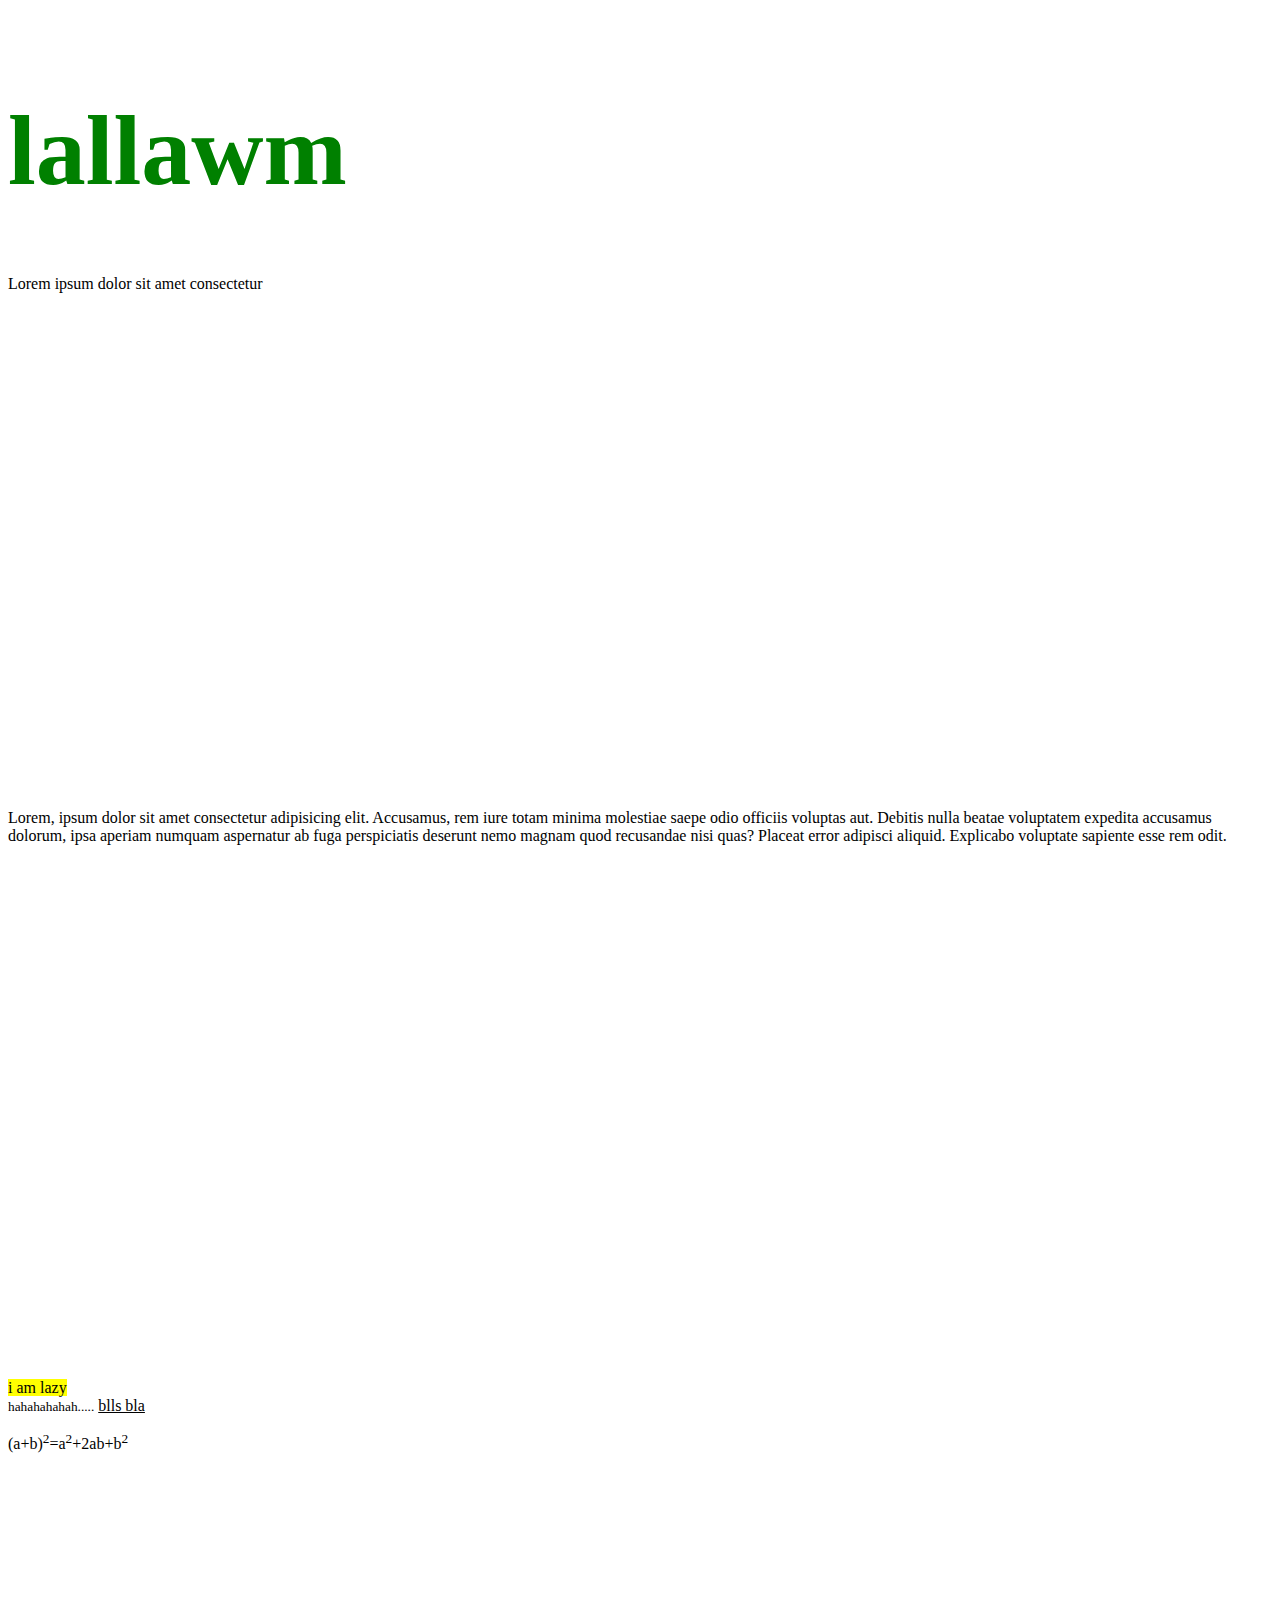
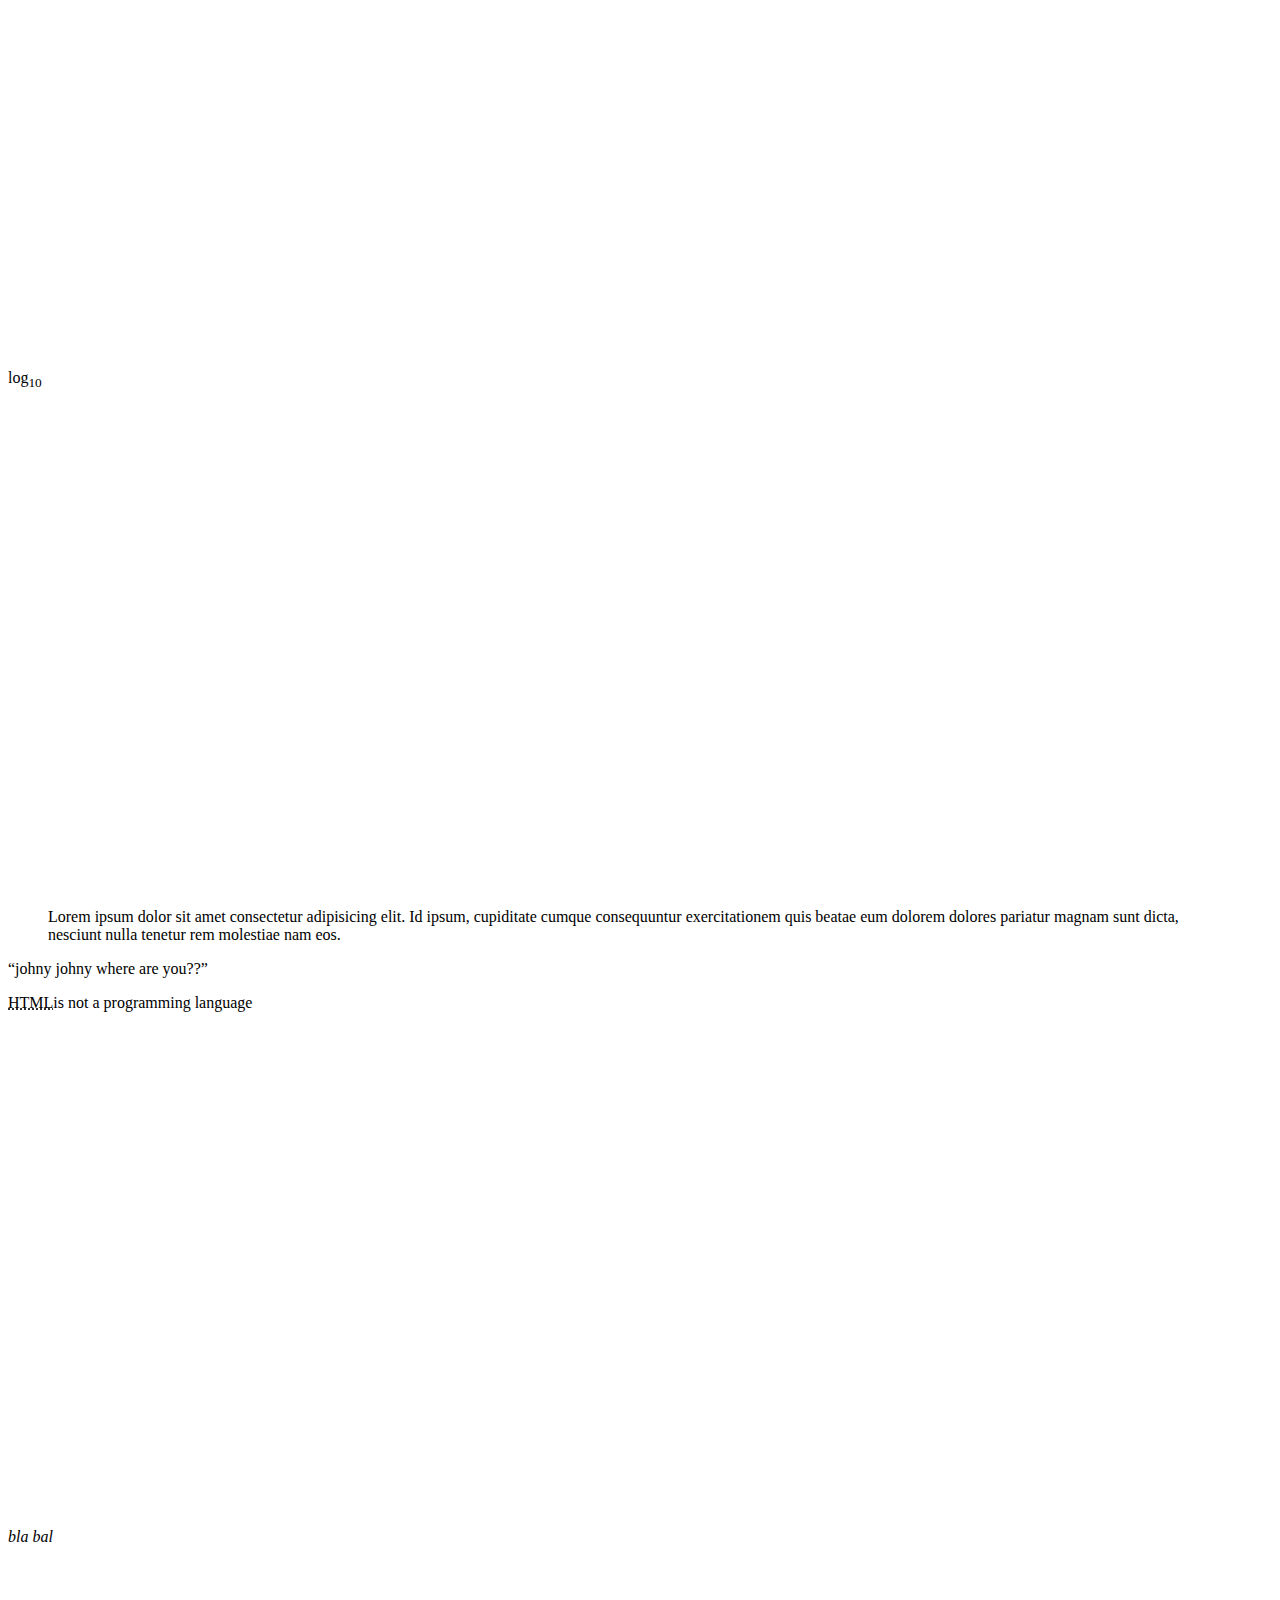
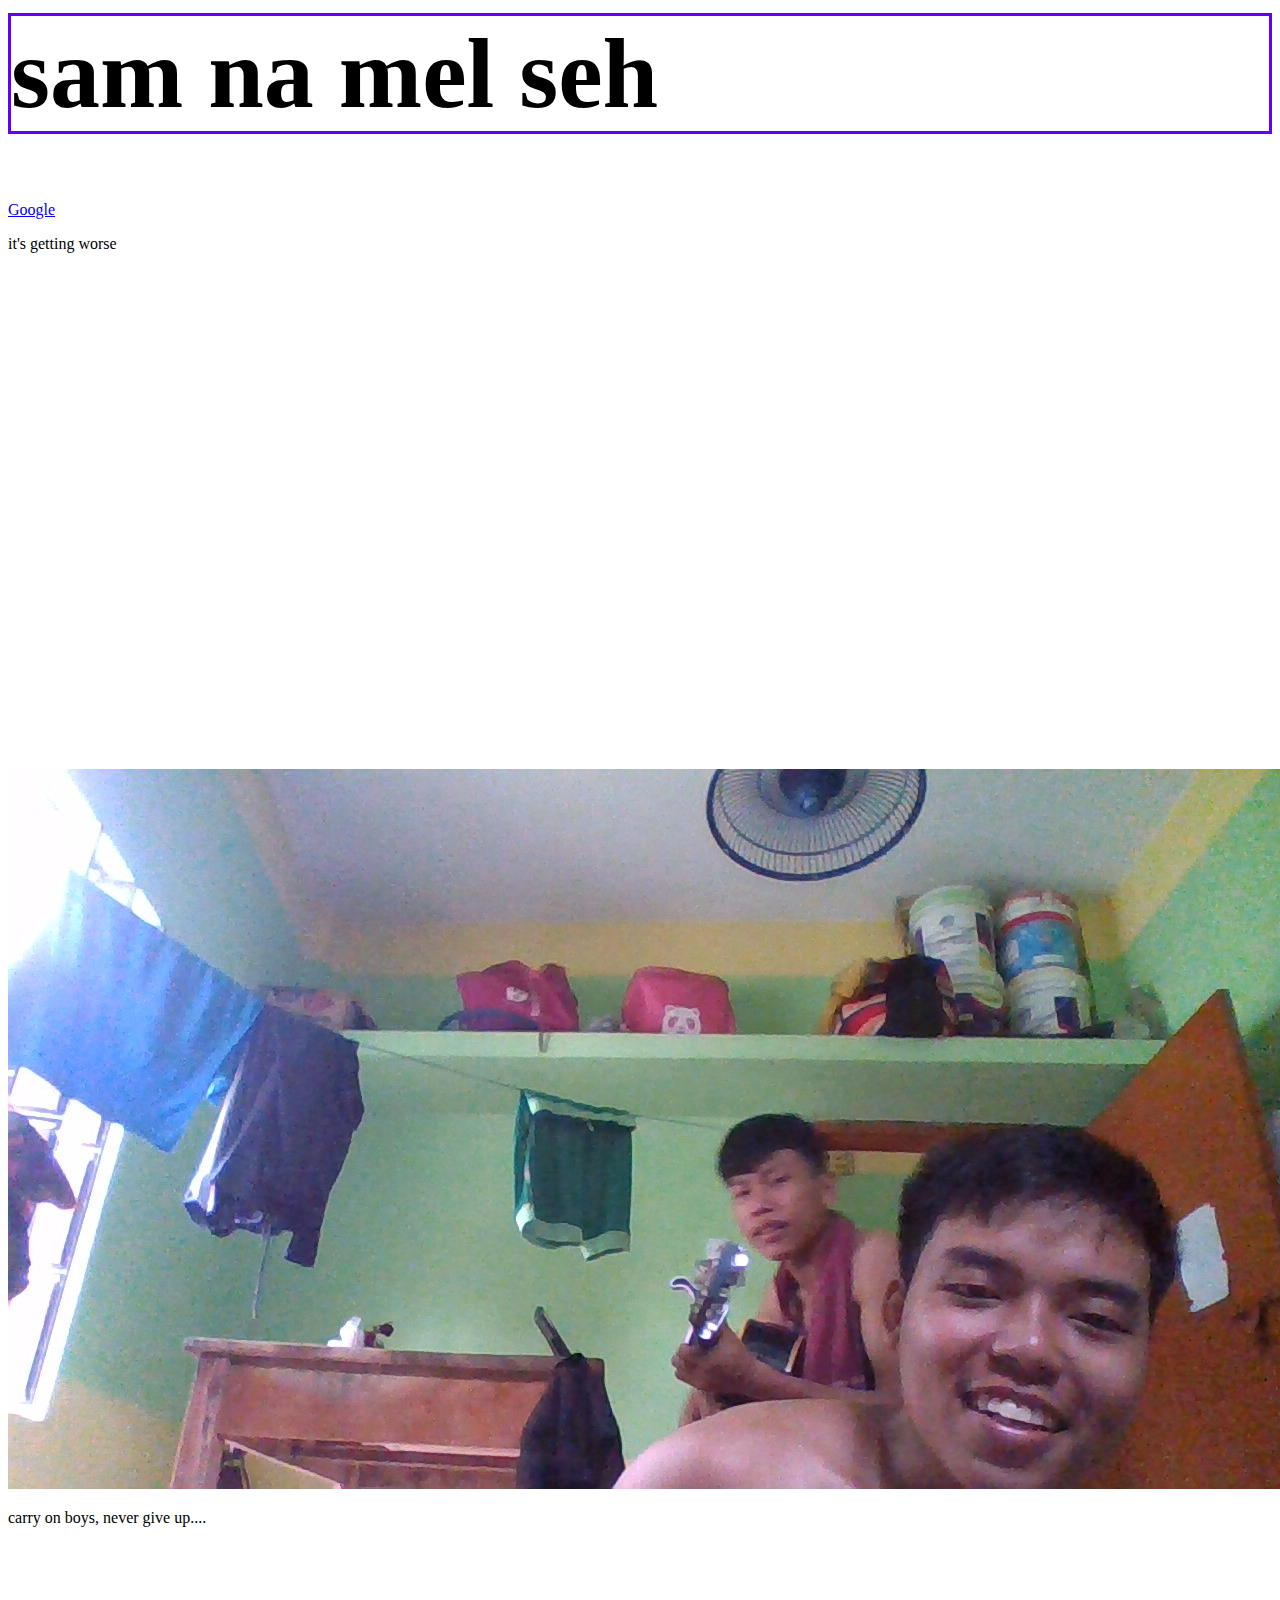
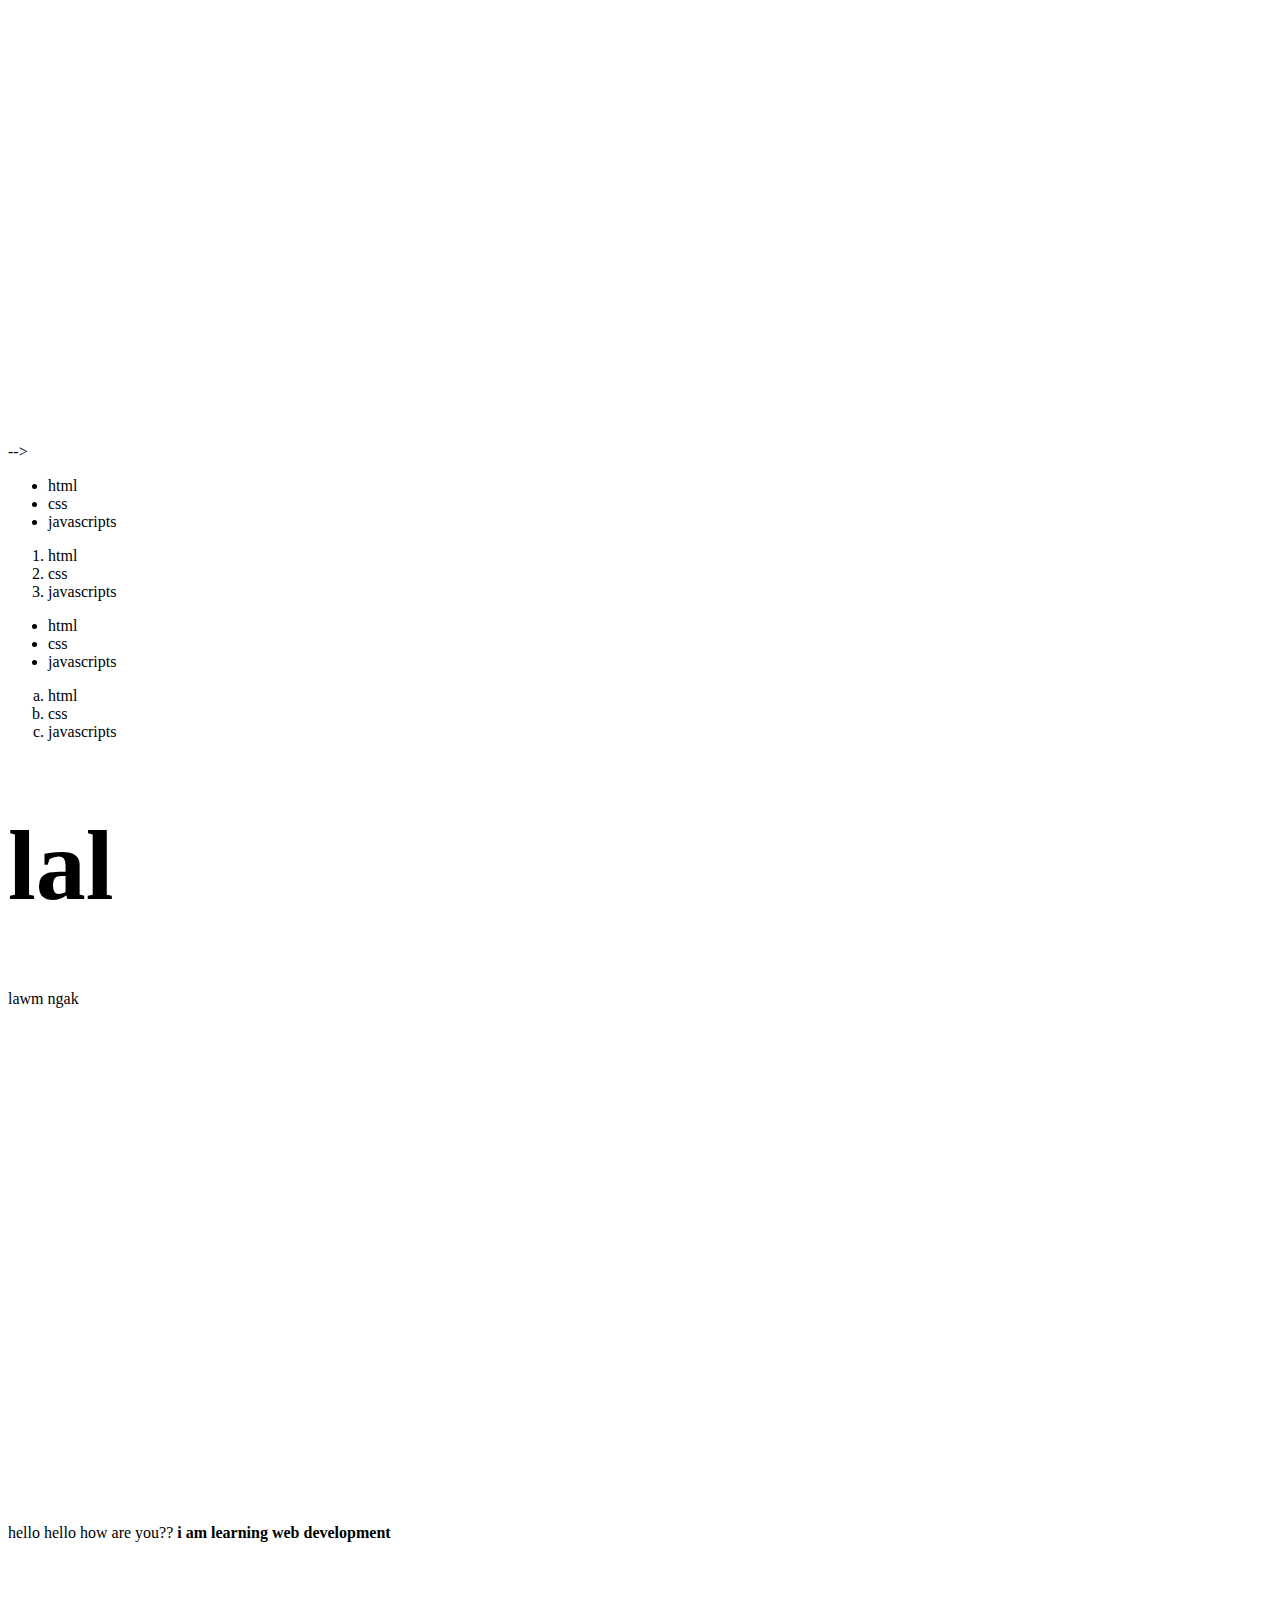
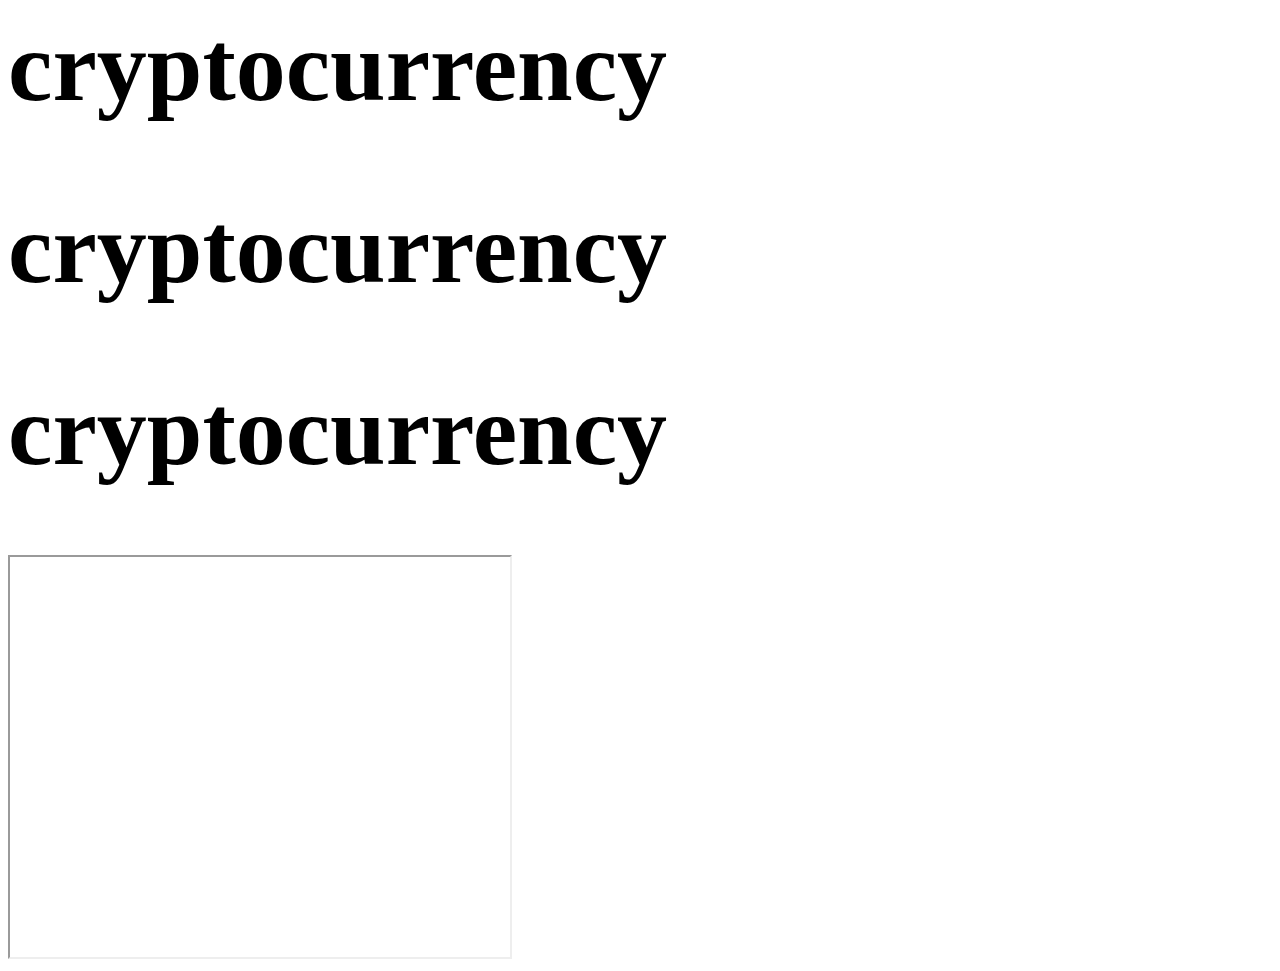
<file: hablubhai/index.html>
<!doctype html>
<html>
    <head>
<title>i am learning html </title>
     <link rel="stylesheet" href="style.css">
    <style> 
    h1 {font-size: 100px;}</style>
<link rel="icon" type="image/x-icon" href="logo.png">
    </head>


<br>
         <h1 style="color: green; font: optional;100;">
            lallawm</h1>
<p>Lorem ipsum dolor sit amet consectetur</p> 

 <p>Lorem, ipsum dolor sit amet consectetur adipisicing elit.<strong></strong> Accusamus, rem iure totam minima molestiae saepe odio officiis voluptas aut. Debitis nulla beatae voluptatem expedita accusamus dolorum, ipsa aperiam numquam aspernatur ab fuga perspiciatis deserunt nemo magnam quod recusandae nisi quas? Placeat error adipisci aliquid. Explicabo voluptate sapiente esse rem odit.</p>
 <br>  <mark>i am lazy</mark></br>
<small>hahahahahah.....</small>
<ins>blls bla</ins>
<p>(a+b)<sup>2</sup>=a<sup>2</sup>+2ab+b<sup>2</sup></p>
<p>log<sub>10</sub></p>
<blockquote>Lorem ipsum dolor sit amet consectetur adipisicing elit. Id ipsum, cupiditate cumque consequuntur exercitationem quis beatae eum dolorem dolores pariatur magnam sunt dicta, nesciunt nulla tenetur rem molestiae nam eos.

</blockquote>
<q>johny johny where are you??</q>
<p><abbr title="hyper text mark languae">HTML</abbr>is not a programming language</p>
<address>bla bal</address> 

 <h1 style="border: 3px solid rgb(93, 0, 255);>">sam na mel seh</h1>

<a href="http://google.com">Google</a>

<p>it's getting worse</p>
<img src="mypic.jpg"<br>
<p>carry on boys, never give up....</p> -->

 <ul>
<li>html</li>
<li>css</li>
<li>javascripts</li>
</ul>
<ol>
    <li>html</li>
    <li>css</li>
    <li>javascripts</li>
    </ol>
    <ul>
        <li>html</li>
        <li>css</li>
        <li>javascripts</li>
        </ul>
        <ol type="a">
            <li>html</li>
            <li>css</li>
            <li>javascripts</li>
        </ol>
            <h1>lal</h1>
            <p>lawm ngak</p>
<spam>hello hello how are you??</spam>
<strong>i am learning web development</strong>
 
 <h1 id="titke">cryptocurrency</h1>
<h1 class="title">cryptocurrency</h1>
<h1 class="title">cryptocurrency</h1> 
 <iframe src="
https://www.prothomalo.com/" width="500" height="400"></iframe> 
 <script>
    alert("warning");
</script> 






</body>
</html>
</file>
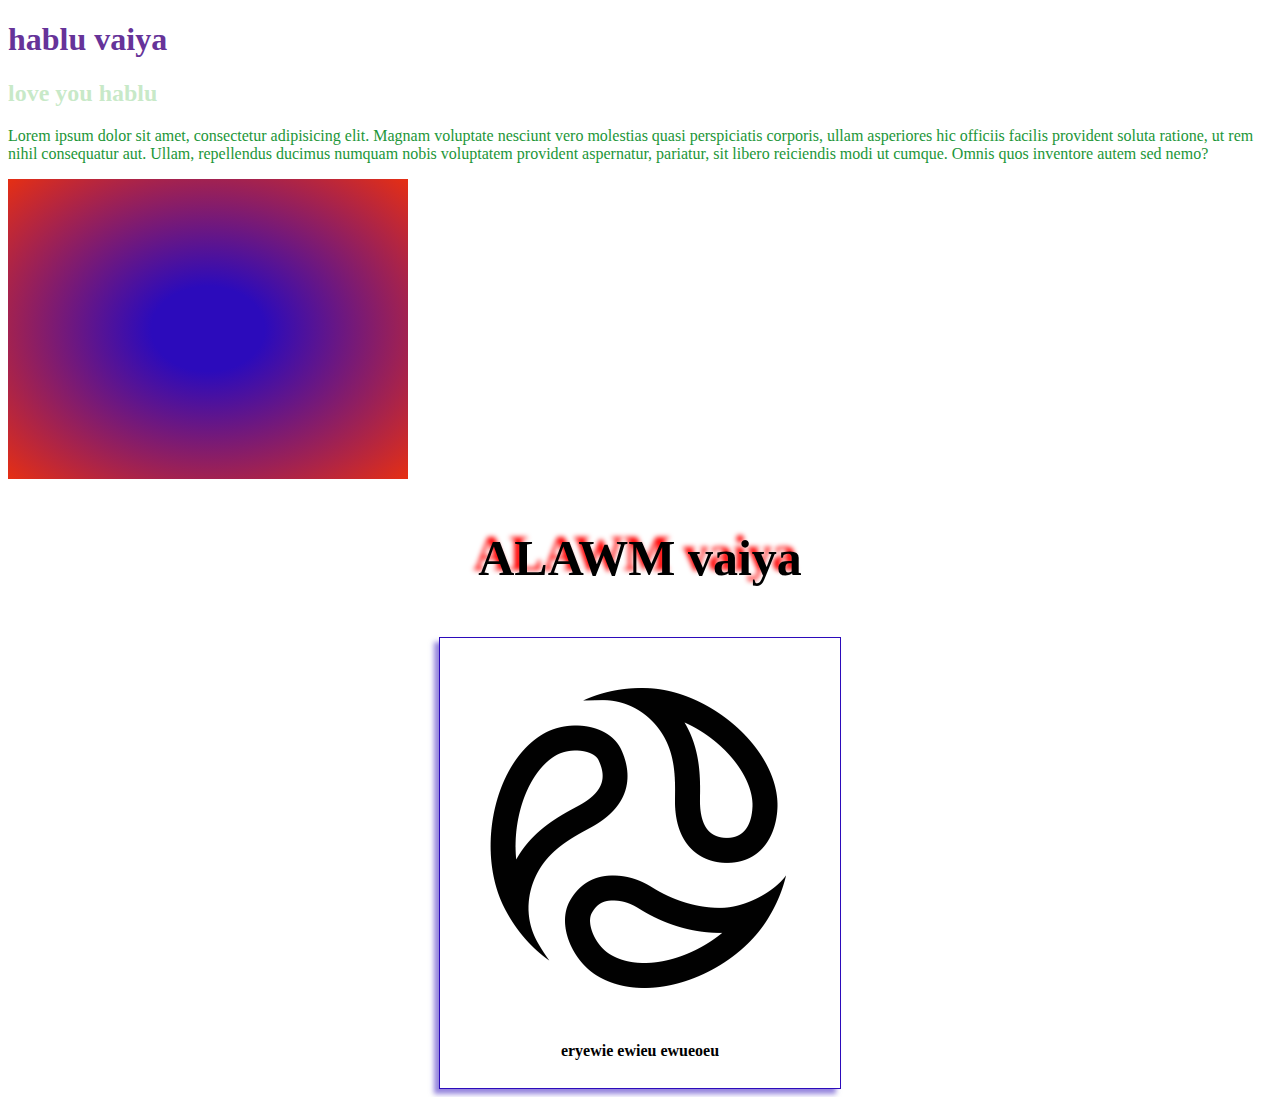
<file: hablubhai/colors.html>
<!DOCTYPE html>
<html lang="en">
<head>
    <meta charset="UTF-8">
    <meta name="viewport" content="width=device-width, initial-scale=1.0">
    <title>colors</title>
<link rel="stylesheet" href="colors.css">
</head>
<body>
<h1>hablu vaiya</h1>
<h2>love you hablu</h2>
<p>Lorem ipsum dolor sit amet, consectetur adipisicing elit. Magnam voluptate nesciunt vero molestias quasi perspiciatis corporis, ullam asperiores hic officiis facilis provident soluta ratione, ut rem nihil consequatur aut. Ullam, repellendus ducimus numquam nobis voluptatem provident aspernatur, pariatur, sit libero reiciendis modi ut cumque. Omnis quos inventore autem sed nemo?</p>

<div class="box"></div>

<h3>ALAWM vaiya</h3>
<div class="photo">
<img src="logo.png" >
<h4>eryewie ewieu ewueoeu</h4>


</div>

</body>
</html>
</file>
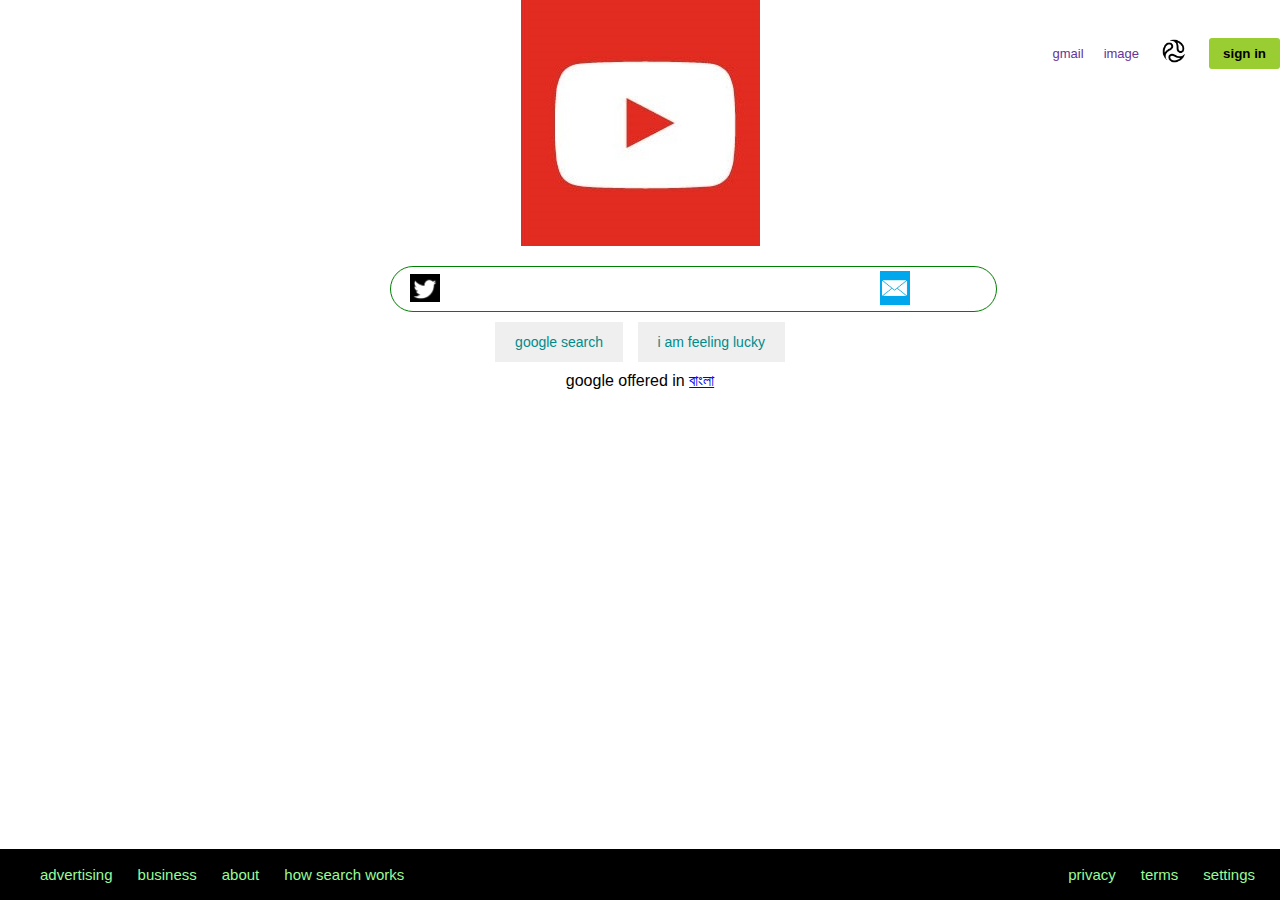
<file: hablubhai/google.html>
<!DOCTYPE html>
<html lang="en">
<head>
    <meta charset="UTF-8">
    <meta name="viewport" content="width=device-width, initial-scale=1.0">
    <title>google</title>
    <link rel="stylesheet" href="google.css">
</head>
<body>
    <section>
        <header>
            <ul>
                <li><a href="#">gmail</a></li>
                <li><a href="#">image</a></li>
                <li><a href="#"><img src="logo.png"></a></li>
                <li><button>sign in</button></li>
            </ul>
        </header> 
        <div class="main">
            <img src="youtube.jpg" alt="google">
            <div class="searchbox">
                <input type="text" class="search">
                <div class="icons">
                    <div><img src="twitter.jpg" width="30px"></div>
                    <div><img src="social.jpg" width="30px"></div>
                </div>
            </div>
              <div class="buttons">
                <button>google search</button>
                <button>i am feeling lucky</button>
              </div>
              <div class="lang">
                google offered in <a href="#">বাংলা</a>
              </div>
        </div>
        <div class="footer">
            <div class="row">
                <ul>
                    <li><a href="#">advertising</a> </li>
                    <li><a href="#">business</a> </li>
                    <li><a href="#">about</a> </li>
                    <li><a href="#">how search works</a> </li>
                </ul>
                <ul>
                    <li><a href="#">privacy</a> </li>
                    <li><a href="#">terms</a> </li>
                    <li><a href="#">settings</a> </li>
                </ul>
            </div>
        </div>
    </section>
</body>
</html>
</file>
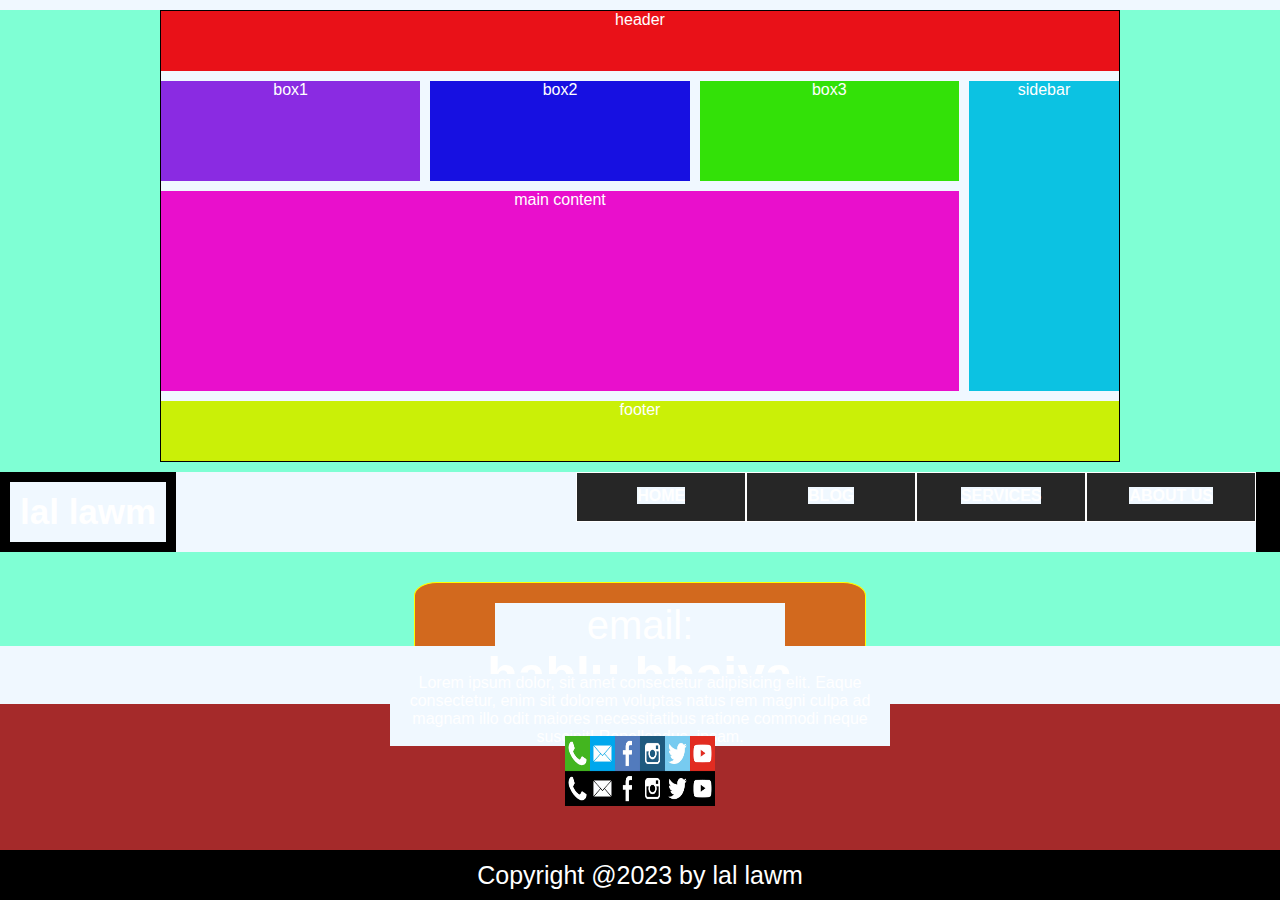
<file: hablubhai/grid_css.html>
<!DOCTYPE html>
<html lang="en">
<head>
    <meta charset="UTF-8">
    <meta name="viewport" content="width=device-width, initial-scale=1.0">
    <title>grid</title>
<link rel="stylesheet" href="grid.css">
</head>
<body>
     <main> 
    <div class="div1">header</div>
    <div class="div2">box1</div>
    <div class="div3">box2</div>
    <div class="div4">box3</div>
    <div class="div5">sidebar</div>
    <div class="div6">main content</div>
    <div class="div7">footer</div>
    </main> 

<!-- header start-->


<header>
    <div class="logo">
        lal lawm
    </div>
    <div class="navbar">
        <ul>
             <li><a href="#">home</a></li>
              <li><a href="#">blog</a></li>
              <li><a href="#">services</a>
                  <ul>
                      <li>graphics</li>
                      <li>web design</li>
                      <li>web development</li>
                  </ul>            
            </li>
              <li><a href="#">about us</a></li>
             
        </ul>
    </div>
</header>
              <!-- header finish-->

<div class="form1">
    <form action="#" method="get">
          email: <br>
          <input type="text" name="username" id="email"> <br>
          password: <br>
          <input type="password" name="password" id="pass"> <br>
          <input type="reset" value="reset" class="btn">
          <input type="submit" value="log in " class="btn">
    </form>
</div>


















<!-- foote start-->
<footer>
<div class="name"> 
    <h2>hablu bhaiya</h2>
</div>
<div class="text">
    <p>Lorem ipsum dolor, sit amet consectetur adipisicing elit. Eaque consectetur, enim sit dolorem voluptas natus rem magni culpa ad magnam illo odit maiores necessitatibus ratione commodi neque suscipit! Repellendus, ipsam.</p>
</div>

    <img src="sprite_social.jpg">

<div class="copy">
    Copyright @2023 by lal lawm
</div>
</footer>




</body>
</html>
</file>
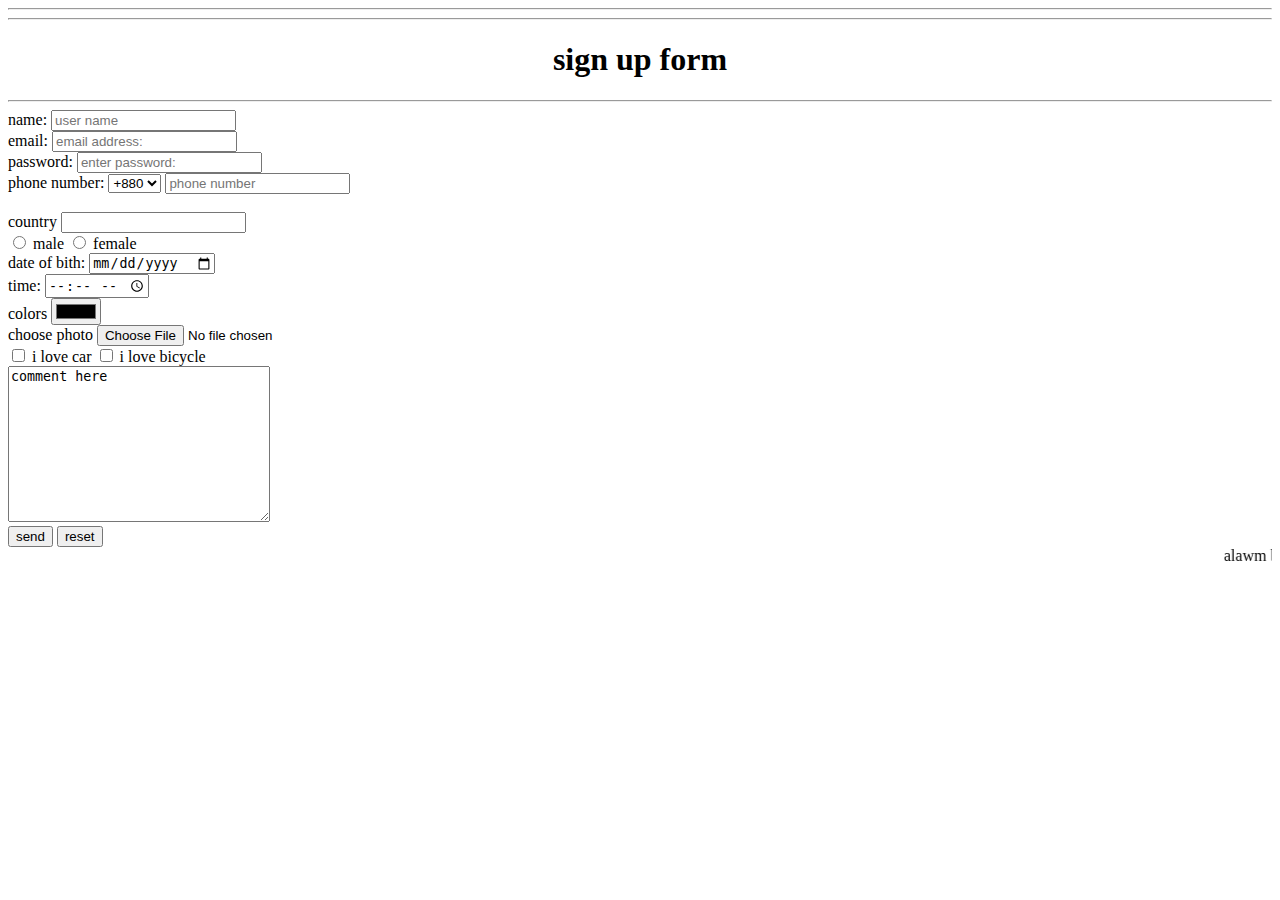
<file: hablubhai/habla.html>
<!DOCTYPE html>
<html lang="en">
<head>
    <meta charset="UTF-8">
    <meta name="viewport" content="width=device-width, initial-scale=1.0">
    <title>Document</title>
</head>
<hr>
  <!-- <P style="color:white; text-align: center; background-color: black; font-size: 100px; "> hello world </P>   -->
<!-- <q>hi</q><br>
i told him,<blockquote>i dare you to act like a monkey</blockquote> -->
<!-- <address>addres:<br>savar<br>dhaka<br></address>
<p>i live in <abbr title="bangladesh">BD</abbr></p>
<bdo dir="rtl"><b>buy and sell nft</b></bdo> -->
<!-- <a href="http://www.youtube.com" target="_blank">click here</a>
<img src="mypic.jpg"> -->
<!-- <head>student info</head>
<table border="1" style="color:blueviolet ">
    <tr>
        <th>name</th>
        <th>roll</th>
        <th>mark</th>
    </tr>
<tr>
    <td>lal</td>
<td>32443</td><td>76</td></tr>
<td>lal</td>
<td>32443</td><td>76</td></tr>
<ol type="a">
    <li>lal</li><li>lawm</li><li>ngak</li>
</ol >
<ul type="square">
     <li>lal</li><li>lawm</li><li>ngak</li>
</ul>
<iframe src="myfirstwebsite.html" name="blabla"></iframe> <br>
<a href="myfirstwebsite.html" target="blabla">dive here</a> <br><br>
<iframe width="560" height="315" src="https://www.youtube.com/embed/ixmWyXH6bdE" title="YouTube video player" frameborder="0" allow="accelerometer; controls autoplay; clipboard-write; encrypted-media; gyroscope; picture-in-picture; web-share" allowfullscreen></iframe> -->
<!-- <video controls autoplay>
    <source src="earth.mp4" type="video/mp4"
</video> -->

<hr action="#" method="POST">
<h1 style="text-align:center"> sign up form</h1>
<hr>
<label for="user">name:</label>
<input type="text" id="user" name="user" placeholder="user name"><br>
<label for="email">email:</label>
<input type="email" id="email" name="usermail" placeholder="email address:" required><br>
<label for="pass">password:</label>
<input type="password" id="pass" name="password" placeholder="enter password:"><br>
<label for="phone">phone number:</label>
<select name="code">
    <option value="+880">+880</option>
    <option value="+990">+990</option>
    <option value="+110">+110</option>
</select>
<input type="number" id="phone" name="phone" placeholder="phone number" required><br>   
<br> 
<label for="country">country</label>
<input list="con">
<datalist id="con">
    <option value="bangladesh"></option>
    <option value="india"></option>
    <opttion value="burma"></opttion>
</datalist>
<br>

<!-- gender -->
<input type="radio" id="gnd1" name="gender">
<label for="gnd1" >male</label>
 <input type="radio" id="gnd2" name="gender">
 <label for="gnd2" >female</label> 
<br>

<label for="date">date of bith:</label>
<input type="date" id="date" name="dob"><br>
<label for="time">time:</label>
<input type="time" id="time" name="time"><br>
<label for="color">colors</label>
<input type="color" id="colors" name="color"><br>
<laber for="file">choose photo</laber>
<input type="file" id="file" name="fle"><br>

<input type="checkbox" id="vehicle1" name="vec">
<label for="vehicle1"> i love car </label> 
<input type="checkbox" id="vehicle2" name="vec">   
<label for="vehicle2"> i love bicycle </label>
<br> 
<textarea name="comment" cols="30" rows="10">comment here </textarea>
<br>
</hr>
<input type="submit" value="send">
<input type="reset" value="reset">


</form>
</table>
<marquee> alawm bawm </marquee>
</body>

</html>
</file>
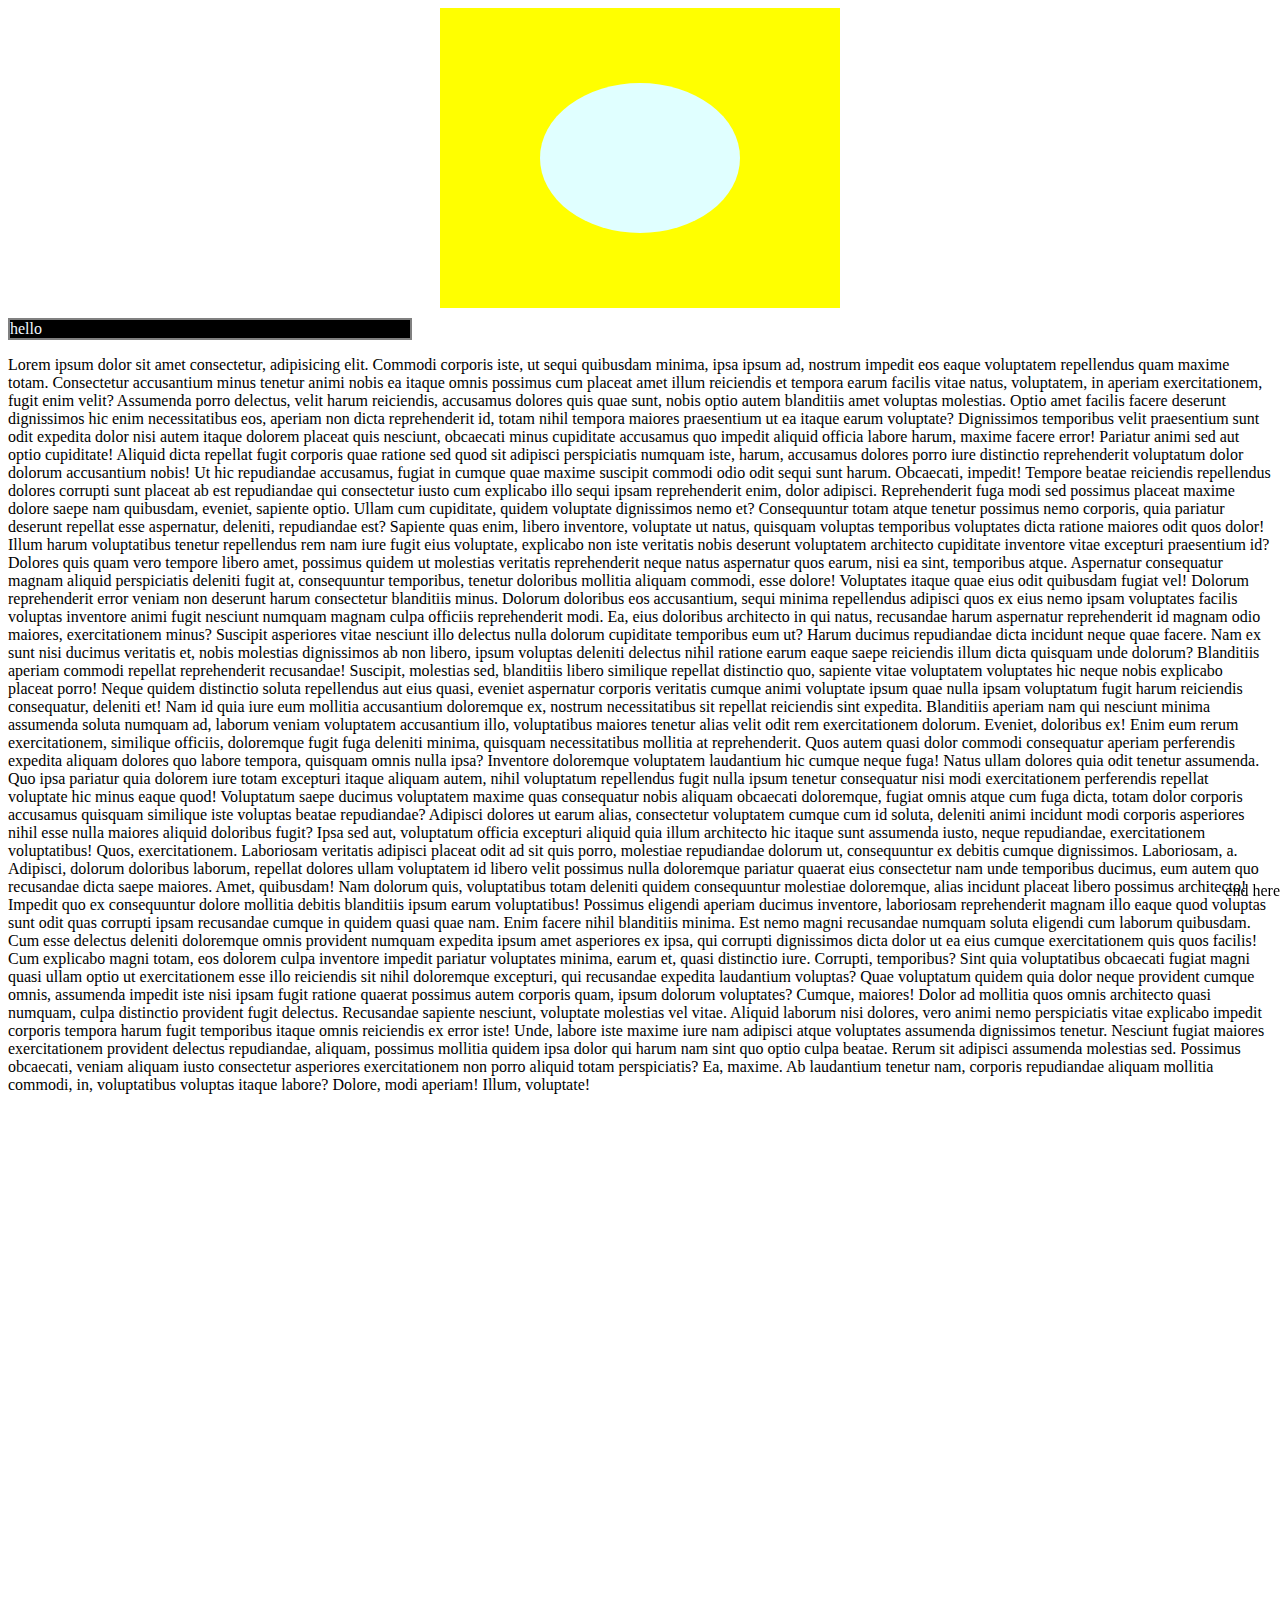
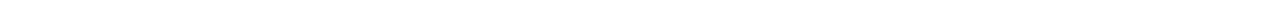
<file: hablubhai/hello.html>
<!DOCTYPE html>
<html lang="en">
<head>
    <meta charset="UTF-8">
    <meta name="viewport" content="width=device-width, initial-scale=1.0">
    <title>hello</title>
    <link rel="stylesheet" href="style.css">
</head>
<body>
   <!-- <div class="alawm">
<p>
    i am a lazy boy
</p>

   </div> -->

   <!-- <h1>i am study</h1>
   <p>Lorem ipsum dolor, sit amet consectetur adipisicing elit. Error explicabo in consequatur rerum recusandae! Ex perspiciatis voluptates corporis quia nobis vitae optio ut. Ab non eum accusamus dolorem harum itaque voluptas, consequatur dolor atque delectus magni illo numquam, vitae cupiditate distinctio beatae, repellat rem aliquam fuga? Quam facere quia natus!</p> -->
<!-- <h1>hi how are you??</h1>
<p>Lorem ipsum dolor sit amet consectetur adipisicing elit. Velit suscipit nemo fugit corrupti reiciendis laudantium est, placeat ea perferendis saepe!</p> -->
<!-- <a href="https:www.google.com"
target="_blank">google</a> -->
<!-- <ul>
<li>rice</li>
<li>lentil</li>
<li>oil</li>
</ul> -->
<!-- <table>
<tr><th>name:</th>
<td>bill gates</td></tr>

<tr><th rowspan="2">telephone</th> 
    <td>+38749</td></tr>
    <tr><td>+22455</td></tr>
</table>
<table>
    <tr><th>name:</th>
    <th colspan="2">telephone:</th></tr>
<td>bill gates</td>
<td>+7879</td>
<td>+3422</td>

</table> -->
<!-- <h1>meme</h1>
<span>kdfjrer lkjhjr fkjrej.</span>

 -->
<!-- <p>Lorem ipsum dolor sit amet consectetur adipisicing elit. Numquam quos deserunt, possimus, facilis necessitatibus excepturi ex tenetur atque ea saepe enim soluta aut officiis fuga totam repellat! Provident itaque doloremque vitae eos quaerat fugiat veniam, quibusdam sequi minima, nostrum dolores sapiente. Voluptatem dicta repudiandae vero labore alias perferendis, cupiditate id dolore? Voluptatum dolor ea aperiam at totam, quae nisi labore ipsum, possimus necessitatibus nesciunt cupiditate ducimus quasi obcaecati esse fugiat tempora rem. Numquam fugit harum saepe optio ducimus, totam fuga deserunt molestiae eaque sequi corporis laborum dolorem natus illum. Assumenda placeat corrupti ullam reprehenderit saepe fugiat sequi excepturi sit quibusdam! !</p> -->
<div class="a1">
    <div class="a2"></div>
    
</div><div class="very">hello </div>
<p>Lorem ipsum dolor sit amet consectetur, adipisicing elit. Commodi corporis iste, ut sequi quibusdam minima, ipsa ipsum ad, nostrum impedit eos eaque voluptatem repellendus quam maxime totam. Consectetur accusantium minus tenetur animi nobis ea itaque omnis possimus cum placeat amet illum reiciendis et tempora earum facilis vitae natus, voluptatem, in aperiam exercitationem, fugit enim velit? Assumenda porro delectus, velit harum reiciendis, accusamus dolores quis quae sunt, nobis optio autem blanditiis amet voluptas molestias. Optio amet facilis facere deserunt dignissimos hic enim necessitatibus eos, aperiam non dicta reprehenderit id, totam nihil tempora maiores praesentium ut ea itaque earum voluptate? Dignissimos temporibus velit praesentium sunt odit expedita dolor nisi autem itaque dolorem placeat quis nesciunt, obcaecati minus cupiditate accusamus quo impedit aliquid officia labore harum, maxime facere error! Pariatur animi sed aut optio cupiditate! Aliquid dicta repellat fugit corporis quae ratione sed quod sit adipisci perspiciatis numquam iste, harum, accusamus dolores porro iure distinctio reprehenderit voluptatum dolor dolorum accusantium nobis! Ut hic repudiandae accusamus, fugiat in cumque quae maxime suscipit commodi odio odit sequi sunt harum. Obcaecati, impedit! Tempore beatae reiciendis repellendus dolores corrupti sunt placeat ab est repudiandae qui consectetur iusto cum explicabo illo sequi ipsam reprehenderit enim, dolor adipisci. Reprehenderit fuga modi sed possimus placeat maxime dolore saepe nam quibusdam, eveniet, sapiente optio. Ullam cum cupiditate, quidem voluptate dignissimos nemo et? Consequuntur totam atque tenetur possimus nemo corporis, quia pariatur deserunt repellat esse aspernatur, deleniti, repudiandae est? Sapiente quas enim, libero inventore, voluptate ut natus, quisquam voluptas temporibus voluptates dicta ratione maiores odit quos dolor! Illum harum voluptatibus tenetur repellendus rem nam iure fugit eius voluptate, explicabo non iste veritatis nobis deserunt voluptatem architecto cupiditate inventore vitae excepturi praesentium id? Dolores quis quam vero tempore libero amet, possimus quidem ut molestias veritatis reprehenderit neque natus aspernatur quos earum, nisi ea sint, temporibus atque. Aspernatur consequatur magnam aliquid perspiciatis deleniti fugit at, consequuntur temporibus, tenetur doloribus mollitia aliquam commodi, esse dolore! Voluptates itaque quae eius odit quibusdam fugiat vel! Dolorum reprehenderit error veniam non deserunt harum consectetur blanditiis minus. Dolorum doloribus eos accusantium, sequi minima repellendus adipisci quos ex eius nemo ipsam voluptates facilis voluptas inventore animi fugit nesciunt numquam magnam culpa officiis reprehenderit modi. Ea, eius doloribus architecto in qui natus, recusandae harum aspernatur reprehenderit id magnam odio maiores, exercitationem minus? Suscipit asperiores vitae nesciunt illo delectus nulla dolorum cupiditate temporibus eum ut? Harum ducimus repudiandae dicta incidunt neque quae facere. Nam ex sunt nisi ducimus veritatis et, nobis molestias dignissimos ab non libero, ipsum voluptas deleniti delectus nihil ratione earum eaque saepe reiciendis illum dicta quisquam unde dolorum? Blanditiis aperiam commodi repellat reprehenderit recusandae! Suscipit, molestias sed, blanditiis libero similique repellat distinctio quo, sapiente vitae voluptatem voluptates hic neque nobis explicabo placeat porro! Neque quidem distinctio soluta repellendus aut eius quasi, eveniet aspernatur corporis veritatis cumque animi voluptate ipsum quae nulla ipsam voluptatum fugit harum reiciendis consequatur, deleniti et! Nam id quia iure eum mollitia accusantium doloremque ex, nostrum necessitatibus sit repellat reiciendis sint expedita. Blanditiis aperiam nam qui nesciunt minima assumenda soluta numquam ad, laborum veniam voluptatem accusantium illo, voluptatibus maiores tenetur alias velit odit rem exercitationem dolorum. Eveniet, doloribus ex! Enim eum rerum exercitationem, similique officiis, doloremque fugit fuga deleniti minima, quisquam necessitatibus mollitia at reprehenderit. Quos autem quasi dolor commodi consequatur aperiam perferendis expedita aliquam dolores quo labore tempora, quisquam omnis nulla ipsa? Inventore doloremque voluptatem laudantium hic cumque neque fuga! Natus ullam dolores quia odit tenetur assumenda. Quo ipsa pariatur quia dolorem iure totam excepturi itaque aliquam autem, nihil voluptatum repellendus fugit nulla ipsum tenetur consequatur nisi modi exercitationem perferendis repellat voluptate hic minus eaque quod! Voluptatum saepe ducimus voluptatem maxime quas consequatur nobis aliquam obcaecati doloremque, fugiat omnis atque cum fuga dicta, totam dolor corporis accusamus quisquam similique iste voluptas beatae repudiandae? Adipisci dolores ut earum alias, consectetur voluptatem cumque cum id soluta, deleniti animi incidunt modi corporis asperiores nihil esse nulla maiores aliquid doloribus fugit? Ipsa sed aut, voluptatum officia excepturi aliquid quia illum architecto hic itaque sunt assumenda iusto, neque repudiandae, exercitationem voluptatibus! Quos, exercitationem. Laboriosam veritatis adipisci placeat odit ad sit quis porro, molestiae repudiandae dolorum ut, consequuntur ex debitis cumque dignissimos. Laboriosam, a. Adipisci, dolorum doloribus laborum, repellat dolores ullam voluptatem id libero velit possimus nulla doloremque pariatur quaerat eius consectetur nam unde temporibus ducimus, eum autem quo recusandae dicta saepe maiores. Amet, quibusdam! Nam dolorum quis, voluptatibus totam deleniti quidem consequuntur molestiae doloremque, alias incidunt placeat libero possimus architecto! Impedit quo ex consequuntur dolore mollitia debitis blanditiis ipsum earum voluptatibus! Possimus eligendi aperiam ducimus inventore, laboriosam reprehenderit magnam illo eaque quod voluptas sunt odit quas corrupti ipsam recusandae cumque in quidem quasi quae nam. Enim facere nihil blanditiis minima. Est nemo magni recusandae numquam soluta eligendi cum laborum quibusdam. Cum esse delectus deleniti doloremque omnis provident numquam expedita ipsum amet asperiores ex ipsa, qui corrupti dignissimos dicta dolor ut ea eius cumque exercitationem quis quos facilis! Cum explicabo magni totam, eos dolorem culpa inventore impedit pariatur voluptates minima, earum et, quasi distinctio iure. Corrupti, temporibus? Sint quia voluptatibus obcaecati fugiat magni quasi ullam optio ut exercitationem esse illo reiciendis sit nihil doloremque excepturi, qui recusandae expedita laudantium voluptas? Quae voluptatum quidem quia dolor neque provident cumque omnis, assumenda impedit iste nisi ipsam fugit ratione quaerat possimus autem corporis quam, ipsum dolorum voluptates? Cumque, maiores! Dolor ad mollitia quos omnis architecto quasi numquam, culpa distinctio provident fugit delectus. Recusandae sapiente nesciunt, voluptate molestias vel vitae. Aliquid laborum nisi dolores, vero animi nemo perspiciatis vitae explicabo impedit corporis tempora harum fugit temporibus itaque omnis reiciendis ex error iste! Unde, labore iste maxime iure nam adipisci atque voluptates assumenda dignissimos tenetur. Nesciunt fugiat maiores exercitationem provident delectus repudiandae, aliquam, possimus mollitia quidem ipsa dolor qui harum nam sint quo optio culpa beatae. Rerum sit adipisci assumenda molestias sed. Possimus obcaecati, veniam aliquam iusto consectetur asperiores exercitationem non porro aliquid totam perspiciatis? Ea, maxime. Ab laudantium tenetur nam, corporis repudiandae aliquam mollitia commodi, in, voluptatibus voluptas itaque labore? Dolore, modi aperiam! Illum, voluptate!</p>
<div class="tata">
    end here
</div>
</body>
</html>
</file>
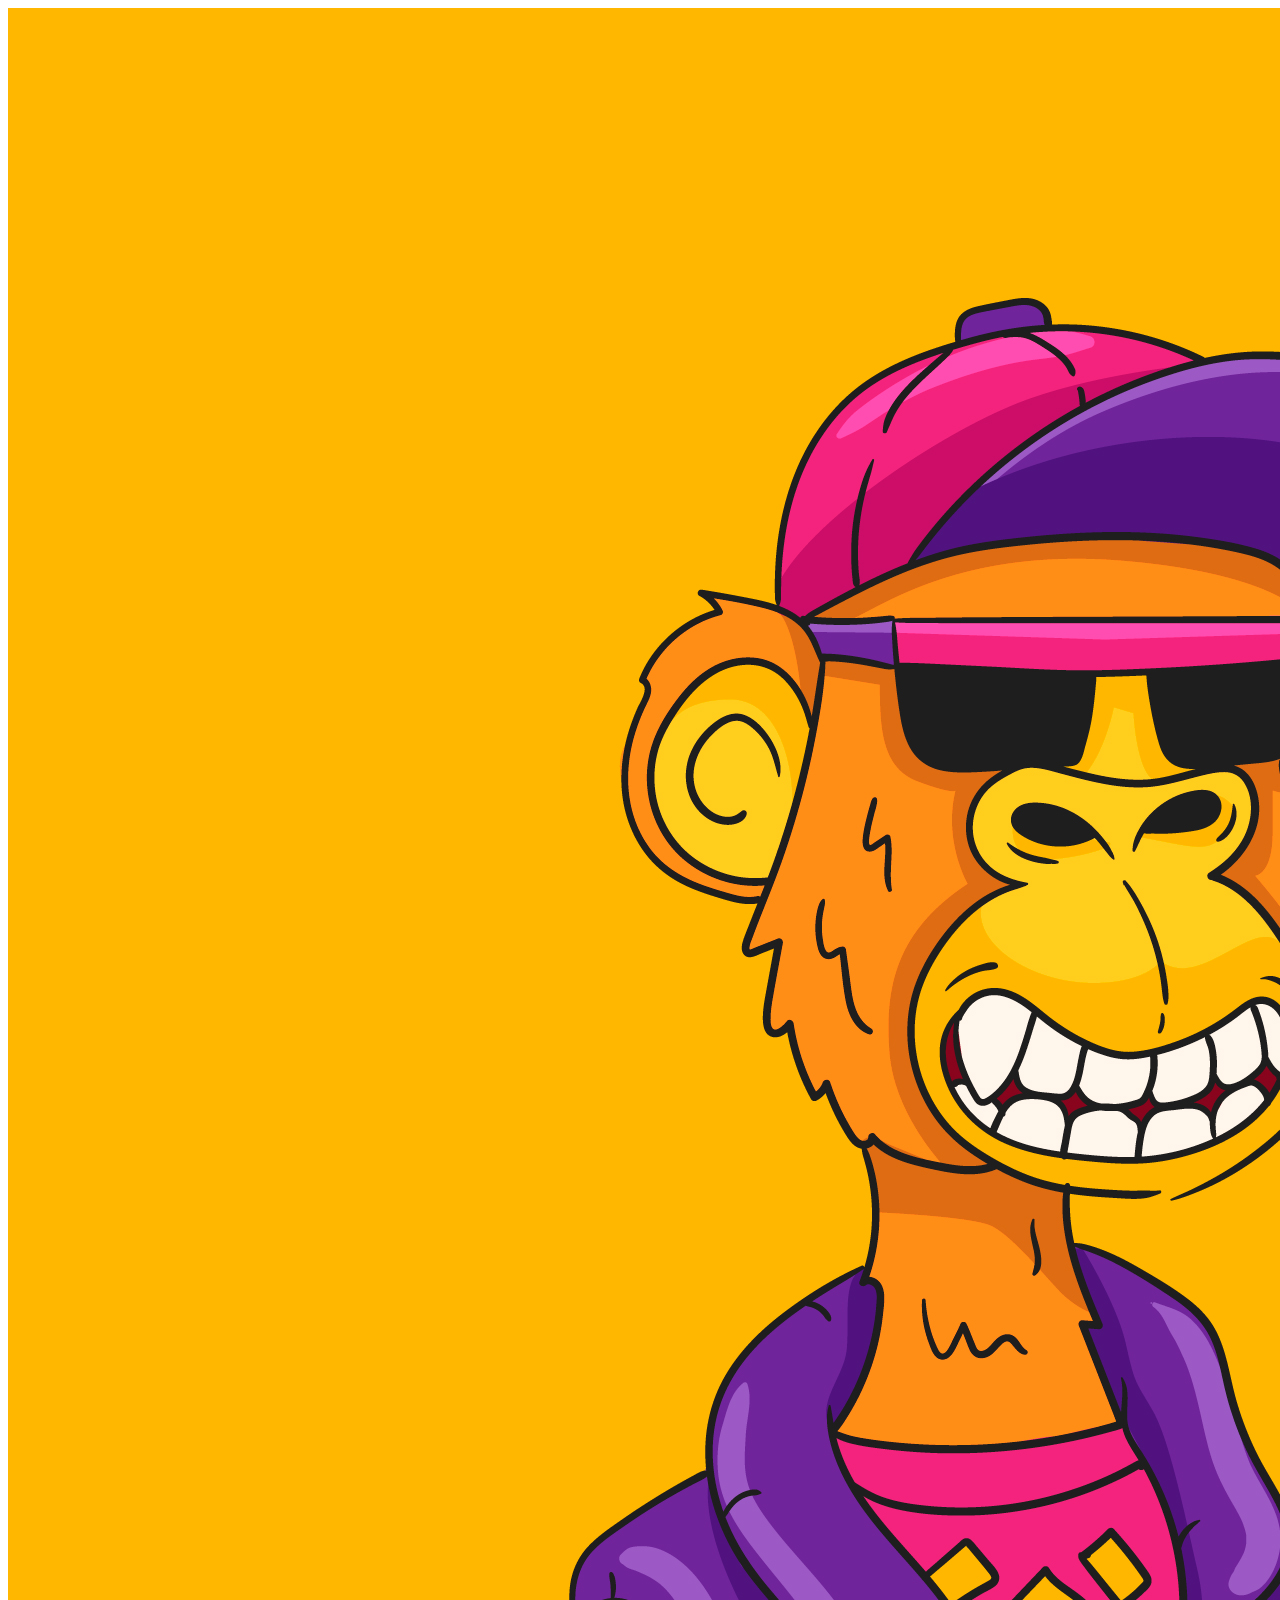
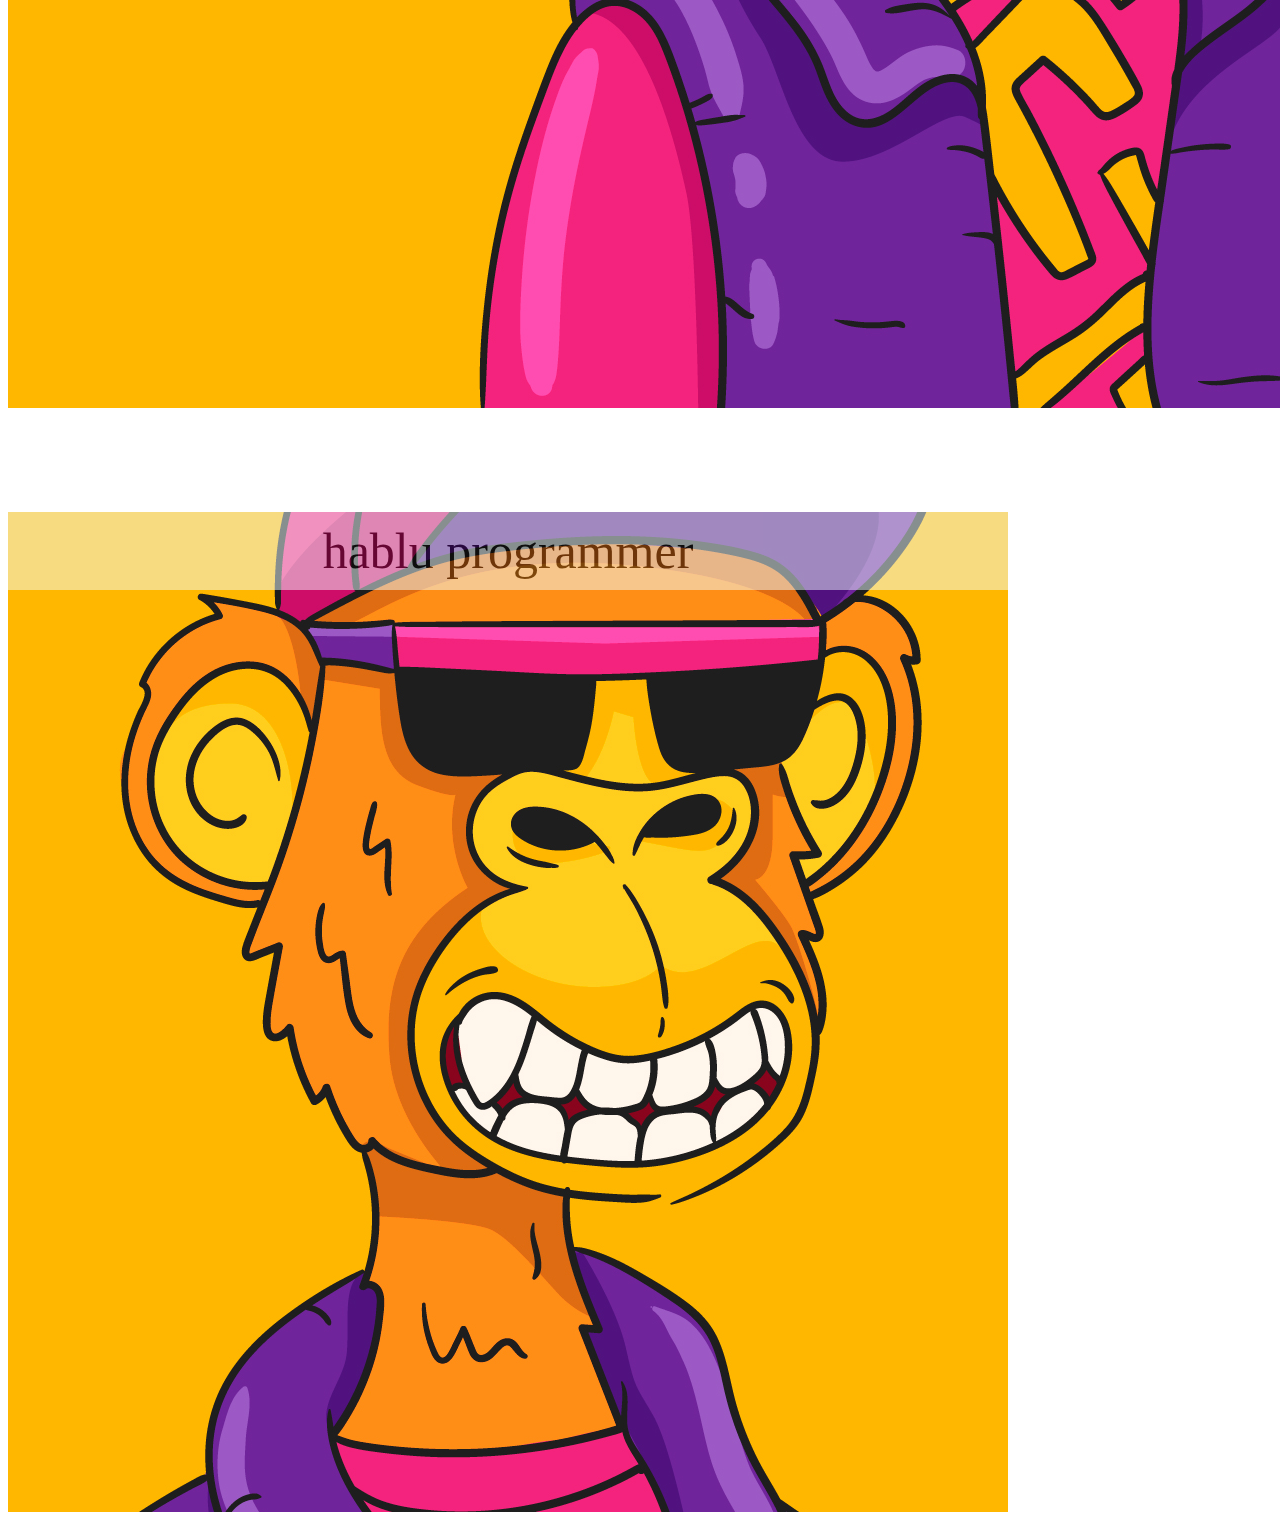
<file: hablubhai/image.html>
<!DOCTYPE html>
<html lang="en">
<head>
    <meta charset="UTF-8">
    <meta name="viewport" content="width=device-width, initial-scale=1.0">
    <title>imagesikhbi</title>
<link rel="stylesheet" href="image.css">

</head>
<body>
    <!-- <img class="img1" src="monkey.jpg"> 
    <img class="img2" src="logo.png"> 
    <p>Lorem ipsum dolor sit amet consectetur adipisicing elit. Voluptate magni vel, error obcaecati quaerat pariatur, delectus porro nam doloremque vitae repellendus nesciunt distinctio fugit blanditiis iure illo aut nemo alias, quam tenetur fuga totam possimus eius eos. Ex quo aliquid beatae cupiditate fuga in dolorem animi similique veniam, natus accusantium!</p> -->
<!-- 
    <div class="box1"></div>
    <div class="box2"></div>
    <div class="box3"></div>
    <div class="box4"></div> -->

 <img src="monkey.jpg" > 

       <div class="bg">
           <div class="box">
               <p>hablu programmer</p>
           </div>
       </div>


</body>
</html>
</file>
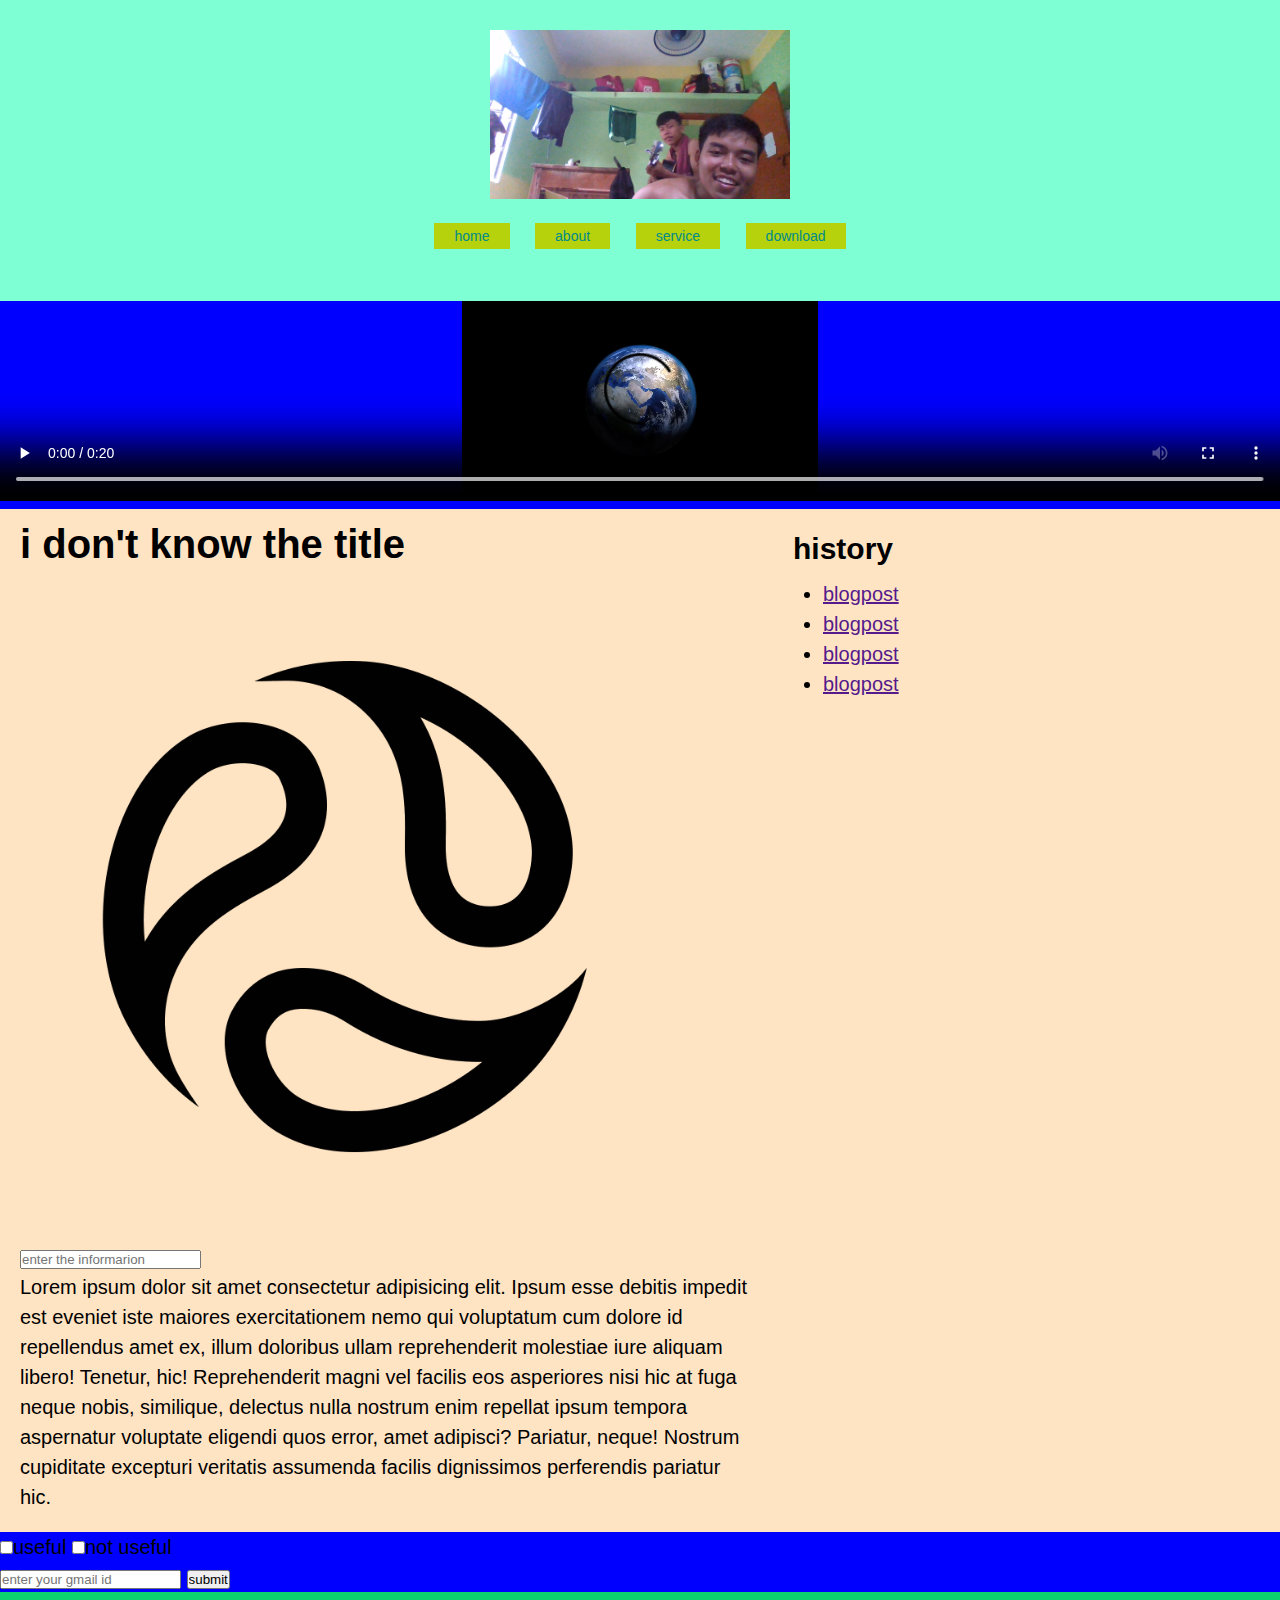
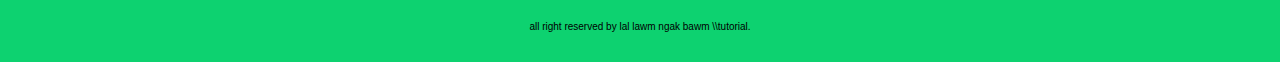
<file: hablubhai/myfirstwebsite.html>
<!DOCTYPE html>
<html lang="en">
<head>
    <meta charset="UTF-8">
    <meta name="viewport" content="width=device-width, initial-scale=1.0">
    <title>myweb</title>
    <link rel="stylesheet" href="about.css">
</head>
<body>
    <header>
        <img src="mypic.jpg" alt="">

    <ul id="main_menu">
        <li><a href="">home</a></li>  
            
        <li><a href="">about</a></li>
            
        <li><a href="">service</a></li>
        
        <li><a href="">download</a></li>
    </ul>
    </header>

    <video src="earth.mp4" width="100%" height="200" controls autoplay></video>
<section>
    <div>
        <h1>
            i don't know the title
        </h1>
<img src="logo.png" alt="">
       <form action="">
    <input type="text" placeholder="enter the informarion">
</form> 
<p>
            Lorem ipsum dolor sit amet consectetur adipisicing elit. Ipsum esse debitis impedit est eveniet iste maiores exercitationem nemo qui voluptatum cum dolore id repellendus amet ex, illum doloribus ullam reprehenderit molestiae iure aliquam libero! Tenetur, hic! Reprehenderit magni vel facilis eos asperiores nisi hic at fuga neque nobis, similique, delectus nulla nostrum enim repellat ipsum tempora aspernatur voluptate eligendi quos error, amet adipisci? Pariatur, neque! Nostrum cupiditate excepturi veritatis assumenda facilis dignissimos perferendis pariatur hic. 
        </p>
    </div>
<aside> 
    <h2>
        history
    </h2>
    <ul>
        <li> <a href="">blogpost</a></li>
        <li> <a href="">blogpost</a></li> 
        <li> <a href="">blogpost</a></li>
         <li> <a href="">blogpost</a></li>  

    </ul>
</aside>

</section>
<form value="">
    <input type="checkbox"><label for="">useful</label>
    <input type="checkbox"><label for="">not useful</label> <br>
    <input type="email" placeholder="enter your gmail id">
    <input type="submit" value="submit">


</form>


<footer>
    <p>all right reserved by lal lawm ngak bawm \\tutorial.
    </p>
</footer>




</body>
</html>
</file>
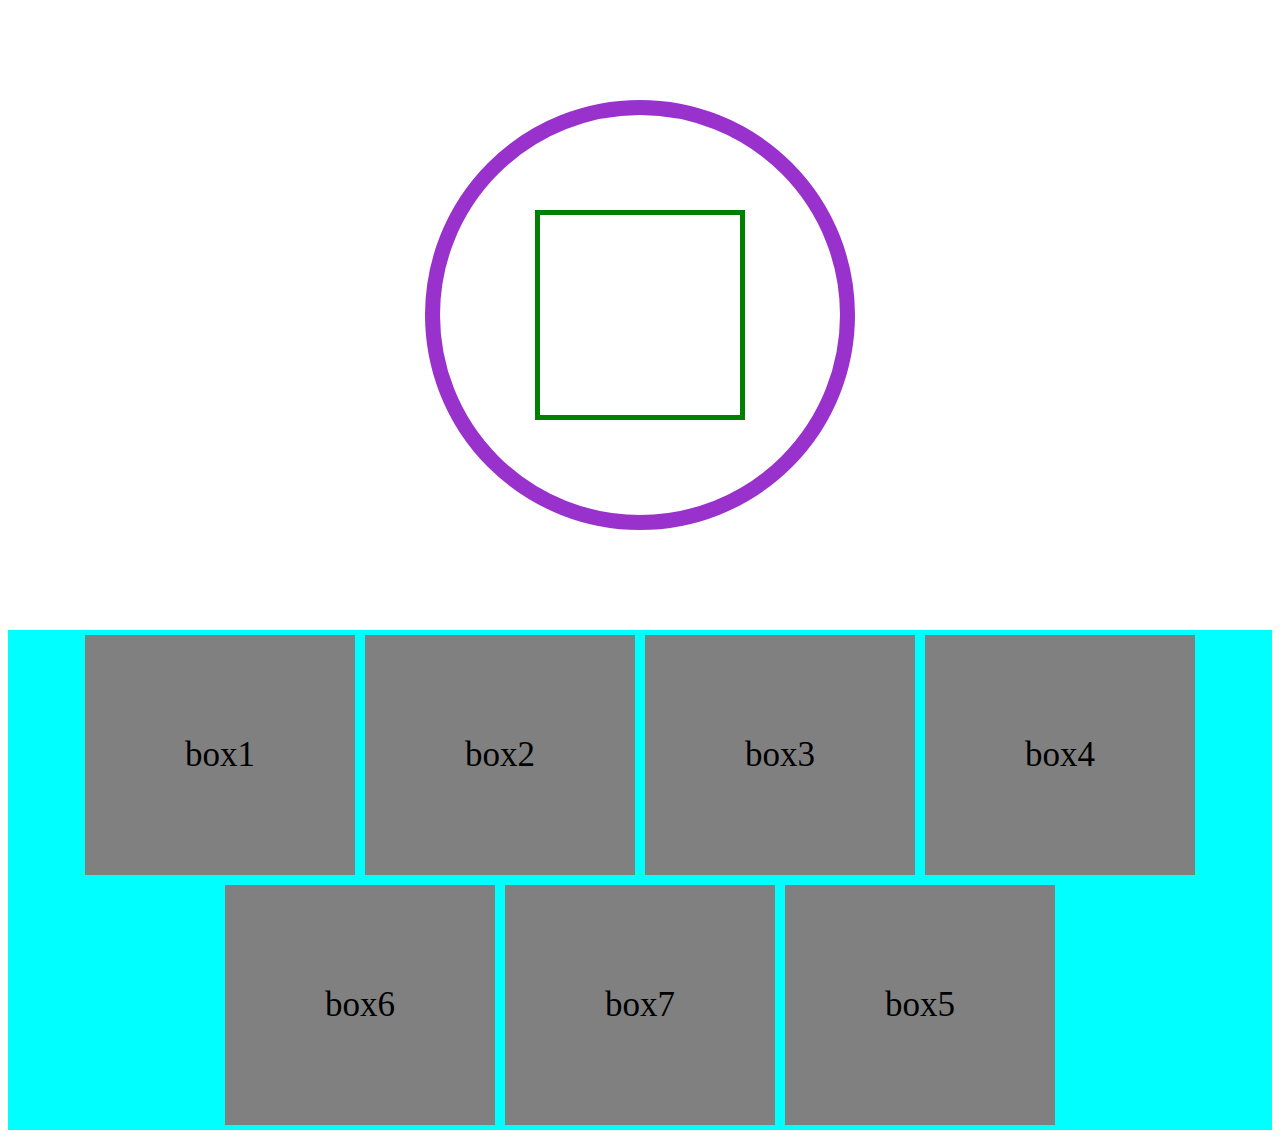
<file: hablubhai/social.html>
<!DOCTYPE html>
<html lang="en">
<head>
    <meta charset="UTF-8">
    <meta name="viewport" content="width=device-width, initial-scale=1.0">
    <title>social</title>
<link rel="stylesheet" href="social.css">
</head>
<body>
    
    <!-- <div class="social">

    </div>
<h1>css transform</h1>
<div class="box">
    <h2>
        hello vaiya
    </h2>
</div> -->
<!-- 
<div class="box">
    
</div> -->
    <div class="box">
      <div class="circle"></div>
    </div>
<div class="flexbox">
    <div class="box1">box1</div>
    <div class="box2">box2</div>
    <div class="box3">box3</div>
    <div class="box4">box4</div>
    <div class="box5">box5</div>
    <div class="box6">box6</div>
    <div class="box7">box7</div>
</div>











</body>
</html>
</file>
<file: hablubhai/style.css>
/* .alawm{
    width:50%;
    height:500px;
    background-color: aquamarine;
    border:10px solid red ;
    margin: 20px 30px ; 
    padding: 50px 20px 70px 70px ;
}
p{ margin: 50px ;
    border: 5px solid  yellow ;
    outline: 5px solid green ;
}
 h1{
    color:blueviolet ;
 
    text-align: center;} 
    p{
        color:brown ;
        text-transform: uppercase;
        text-indent: 5px;
        letter-spacing: 5px;
        word-spacing:25px ;
        line-height: 40px ;
    } */
/* h1{
    font-family:Arial, Helvetica, sans-serif ;
}
p{font-family: poppins;
    font-weight: 700 ;
    font-style: italic
} */
/* a{
    color: red;
    text-decoration: none;
background-color:aqua;
font-size: 50px;
}

a:hover{
    color:yellow;
    background-color:burlywood;
}

a:active{
    color: red;    
}

a:visited{
    color: darkblue;
    background-color:darkseagreen;
} */
/* ul{
    list-style:square inside url(logo.png);
} */
/* table,th,td,tr{
    border: 8px solid tomato;
    border-collapse: collpse;
    text-align:left ;
} */
/* h1{
    display: inline-block;
}
span{
    front-size: 25px;
} */
/* p{
    max-width: 300px;
    max-height: 200px;
    border: 5px solid red;
    overflow: scroll ;
} */
.a1{
width: 400px;
height:300px;
background-color: yellow;
margin:auto;
position: relative;
}
.a2{
    width:200px;
    height: 150px;
    background-color:lightcyan;
    position: absolute;
    bottom: 0;
    left: 0;
    right: 0;
    top: 0;
    margin: auto;
    border-radius: 50%;
}
.very{
    border:2px solid grey;
    margin-top: 10px;
    width: 400px;
    background-color: black;
    color:aliceblue;
    position: sticky;
top: 0;
}
P{    
      padding-bottom: 500px;}
.tata{
    position: fixed;
    bottom: 0;
    right: 0;

}
</file>
<file: hablubhai/colors.css>
h1{
    color: rebeccapurple;

}
h2{
    color: rgb(145, 211, 145, 0.5);}
p{
    color: #1c9638;
}
.box{
    width: 400px;
    height: 300px;
    background:radial-gradient( rgb(44, 11, 187)20%, rgb(230, 47, 19) );
}
h3{
    text-align: center;
    font-size: 50px;
    text-shadow: -5px -5px 5px red ;
}
.photo{
    width: 400px;
    height: 450px;
    text-align: center;
    margin: auto;
    border: 1px solid rgb(44, 11, 187);
    box-shadow: -5px 5px 5px rgb(44, 11, 187, 0.5);
}
.photo img{
    width: 100%;
}
h4{
margin: 0;
}
</file>
<file: hablubhai/google.css>
body{
    margin: 0;
    padding: 0;
    box-sizing: border-box;
    font-family: Arial, Helvetica, sans-serif;
}
section{
    position: relative;
    width: 100%;
    display: flex;
    justify-content: center;
    min-height: 100vh;
}
section header{
    position: absolute;
    top: 0;
    width: 100%;
    display: flex;
    justify-content: flex-end;
    padding: 20px;
}
section header ul{
    display: flex;
    justify-content: center;
    align-items: center;

}
section header ul li{
    list-style: none;
    margin-left: 20px;
} 
section header ul li a{
    color:rebeccapurple;
    text-decoration: none;
    font-size: 13px;
}
section header ul li a img{
    width: 30px;
}
section header ul li button{
    background: yellowgreen;
    border: none;
    outline: none;
    padding: 8px 14px;
    font-weight: bold;
    border-radius: 3px;
    cursor: pointer;
}
section .main{
    width: 500px;
    display: flex;
    flex-direction: column;
    align-items: center;
}
section .main .searchbox{
    position: relative;
    width: 100%;
    margin-top: 20px;
}
section .main .searchbox .search{
    width: 100%; 
    padding: 13px;
    padding-left: 45px;
    padding-right: 60px;
    border-radius: 30px;
    border: 1px solid green;
    outline: none;
    font-size: 16px;
}
section .main .searchbox .icons{
    position: absolute;
    top: 0;
    width: 100%;
    display: flex;
    padding: 15px 20px;
    justify-content: space-between;
    align-items: center;
    pointer-events: none;
    margin-top: -10px;
}
section .main .buttons button{
    margin: 0 5px;
    margin-top: 10px;
    padding: 12px 20px;
    color: darkcyan;
    font-size: 14px;
    border: none;
    cursor: pointer;
    border-radius: 1px solid transparent;
    outline: none;
}
section .main .buttons button:hover{
    border-radius: 1px solid red;
}
section .main .lang{
    margin-top: 10px;
}
section .footer{
    position:absolute;
    bottom:0;
    left: 0;
    width: 100%;
    background: black;
}
section .footer .row{
    display: flex;
    justify-content: space-between;
    border-top: 1px solid rgb(0, 0, 0,0.5);
}
section .footer .row ul{
    display: flex;
}
section .footer .row ul li{
    list-style: none;
}
section .footer .row ul li a{
    text-decoration: none;
    font-size: 15px;
    color: palegreen;
    margin-right: 25px;
}
/*dekstop*/
@media(min-width:1024px){

}
/*tablet view*/
@media(min-width:769px)and(max-width:1024px){
section header ul li button{
    background-color: chartreuse;
}
}


/*mobile view*/
@media (max-width:750px){
    section .main .searchbox .search{
        width: 75%;
    }
    section .main .searchbox .icons{
        width: 84%;
    }
section .footer .row ul{
    display: block;
}
}
</file>
<file: hablubhai/grid.css>
*{
    margin: 0;
    padding: 0;
    box-sizing: border-box;
    background-color: aliceblue;
    font-family: Arial, Helvetica, sans-serif;
    text-align: center;
}

main{
    width: 75%;
    margin: 10px auto;
    border: 1px solid black;
    color: white;
    display: grid;
    grid-template-rows: 60px 100px 200px 60px;
    grid-template-columns: repeat(3,1fr) 150px;
    grid-gap: 10px;
}  
.div1{background-color: rgb(233, 17, 24); 
grid-column: 1/-1;
}
.div2{background-color:blueviolet;}
.div3{background-color: rgb(23, 16, 225);}
.div4{background-color: rgb(51, 225, 8);}
.div5{background-color: rgb(12, 194, 226);
      grid-row: 2/4; grid-column: 4/5;
}
.div6{background-color: rgb(233, 15, 204);
      grid-column: 1/4;
}
.div7{background-color: rgb(202, 240, 7);
grid-column: 1/-1;
} 

/*header*/

body{
    padding: 0;
    margin: 0;
    box-sizing: border-box;
    background-color: aquamarine;
}

header{
    width: 100%;
    color: white ;
    background-color: black;
    display: flex;
}
div.logo{
    font-family: Arial, Helvetica, sans-serif;
    font-size: 35px;
    font-weight: bold;
    margin-left: 20px; 
    margin: 10px;
    padding: 10px;
}
.navbar{
    display: flex;
    justify-content: center;
    align-content: center;
    padding-left: 400px;
}
.navbar ul{
    list-style: none;
}
.navbar ul li{
    background-color: #262626;
    width: 170px;
    border: 1px solid #fff;
    height: 50px;
    line-height: 45px;
    text-align: center;
    float: left;
    color: white;
    font-size: 16px;
    font-weight: bold;
    text-transform: uppercase;
    position: relative;
    
}
.navbar ul li a{
    text-decoration: none;
    color: white;
    text-align: center;
    justify-content: center;
    align-items: center;
}
.navbar ul li:hover{
    color: #000;
    background-color: crimson;
    transition: all ease-in 0.5s;
}
.navbar ul ul{
    display: none;
}
.navbar ul li:hover > ul{
    display: block;
}
      /*header*/

/* form1*/
.form1{
    background-color: chocolate;
    color: white;
    text-align: center;
    font-size: 40px;
    margin: 0 auto;
    width: fit-content;
    height: fit-content;
    padding: 20px 80px;
    margin-top: 30px; 
    border-radius: 5%;
    border: 1px solid yellow;
}
.form1 input{
    padding: 5px 50px;
    border-color: aqua;
    border-radius: 50px;
}
.form1 .btn{
    font-weight: bold;
}






      /*footer*/
footer{
    
    position: absolute;
    bottom: 0;
    text-align: center;
    background-color: brown;
    width: 100%;
    color: white;
}
.name h2{
     font-family: Arial, Helvetica, sans-serif;
     font-weight: bold;
     font-size: 50px;
}
.text {
    width: 500px; 
    text-align:  center;
    margin: 0 auto;
    position: relative;
    top: -30px;
    
}
img{
    width: 150px; 
    height: 70px;
    position: relative;
    top: -40px;
    
}
.copy{
    height: 50px;
    width: 100%;
    background-color: #000;
    font-size: 25px;
    margin: auto;
    line-height: 50px;
}
/* mobile view */
@media (max-width:800px;)
</file>
<file: hablubhai/image.css>
/* .img1{
    max-width: 400px;
}
.img2{
    max-width: 400px;
}



div{
    float: left;
}
.box1{
    width: 200px;
    height:200px;
    background-color: aqua;
}
.box2{
    width: 200px;
    height: 200px;
    background-color: rgb(17, 198, 44);
}
.box3{
    width: 200px;
    height: 200px;
    background-color: rgb(224, 16, 30);
}
.box4{
    width: 200px;
    height: 200px;
    background-color: rgb(188, 240, 32);
} */

/* img{
    width: 300px;
}
img:hover{
  opacity:0.5; */
.bg{
    width: 1000px;
    height: 1000px;
    background: url(monkey.jpg) no-repeat center;
}
p{
    font-size: 50px;
}
.box p{
    text-align: center;
    background-color:azure;
    padding: 10px;
    margin-top: 100px;
    opacity: 0.5;
}
</file>
<file: hablubhai/about.css>
*{
    box-sizing: border-box;
    margin: 0;
    padding: 0;
}

body{font-family:Arial, Helvetica, sans-serif ;
    font-size: 20px;
    line-height: 1.5em;
    background: blue;

}
img{
    max-width: 90%;
}
header{
    background-color: aquamarine;
    padding: 30px;
}
header img{
    width: 300px;
    margin: 0 auto;
    display: block;

}
#main_menu{
    margin-top: 20px;
    list-style: none;
    text-align: center;
}
#main_menu li{
    display: inline-block;
    margin: 0 10px 20px;
}
#main_menu a{
    background: rgb(181, 210, 13);
    color:darkcyan;
    font-size: 14px;
    padding: 5px 20px;
    text-decoration: none;
}
section {
    background: bisque;
    display: flex;
}
div { 
    padding: 20px;
    width: 60%;
}
div h1 {
  margin-bottom: 20px;  
}
aside {
    padding: 25px;
    width: 40%;
}
aside ul {
    margin-left: 30px;
    margin-top: 15px;
}
footer {
    background:rgb(13, 210, 112);
    padding: 20px; 
    text-align: center; 
}
footer p {
    font-size:10px;

}
</file>
<file: hablubhai/social.css>
/* .social{
    width: 250px;
    height: 250px;
    background-image: url(sprite_social.jpg);
    background-position: -250px -250px ;
    background-repeat: no-repeat;
    border-radius: 50%;
    transition: 1s;
}
h1{
    text-align: center;
}
.box{
    text-align: center;
    width: 400px;
    height: 300px;
    background-color: blueviolet;
    color: yellowgreen;
    margin: 100px auto;
    position: relative;
    transform: rotate(50deg)
}
.box h2{
    text-align: center;
    font-size: 50px;
    font-family: Georgia, 'Times New Roman', Times, serif;
position: relative;
top: 40%
} */
/* .box{
    width: 400px;
    height: 400px;
    background-color: brown;
    margin: 100px auto;
    transition-property: all ;
    transition-delay: 1s;
    transition-duration: 0.5s;
    transition-timing-function:linear ;
}
.box:hover{
    width: 200px;
    height: 200px;
    border-radius: 50%;
    transform:rotate(180deg);
} */
.box{
    width: 400px;
    height: 400px;
    border: 15px solid darkorchid;
    margin: 100px auto;
    align-items: center;
    justify-content: center;
    display: flex;
    border-radius: 50%;
    animation: box 2s infinite forwards;
}
    /* position: relative;
    animation-name: square;
    animation-duration: 5s;
margin: 100px auto;
}

@keyframes square{
    0%{
        background-color: darkorchid; 
    left: 400px;
    right: 0;
    
    }
    25%{background-color: yellow;
    border-radius: 50%;
    }
    50%{background-color: rgb(16, 204, 66); 
    left: 0;
    right: 400px;
    
    }
    100%{background-color: rgb(223, 4, 48); }
} */

@keyframes box{
    0%{border-color:red; transform: scale(1);}
    25%{border-color:rgba(107, 7, 230, 0.349); transform: scale(1.2);}
    50%{border-color:rgb(10, 246, 124); transform: scale(1);}
    75%{border-color:rgb(211, 248, 5); transform: scale(.91);}
    100%{border-color:rgb(231, 13, 202); transform: scale(1);}
}

.circle{
    width: 200px;
    height: 200px;
    border: 5px solid green;
    animation: circle 2s infinite alternate;
}
@keyframes circle{
    0%{transform: rotate(0deg); border-width: 10px;}
    25%{border-color: darkred;  border-width:20px;} 
    50%{border-color:green;  border-width:30px;} 
    75%{border-color:darkgoldenrod; border-width:40px;}
    100%{transform: rotate(360deg);}
}

.flexbox{
    background-color: aqua;
    font-size: 35px;
    display: flex;
    flex-flow: wrap row;
    flex-wrap: wrap;
    /* flex-direction: column-reverse; */
    align-items: center;
    justify-content: center;
    height: 500px;
} 
.flexbox > div{
    background-color: grey;
    margin: 5px;
    padding: 100px;
}
.flexbox > div:nth-child(5){
    order: 1;
}
</file>
